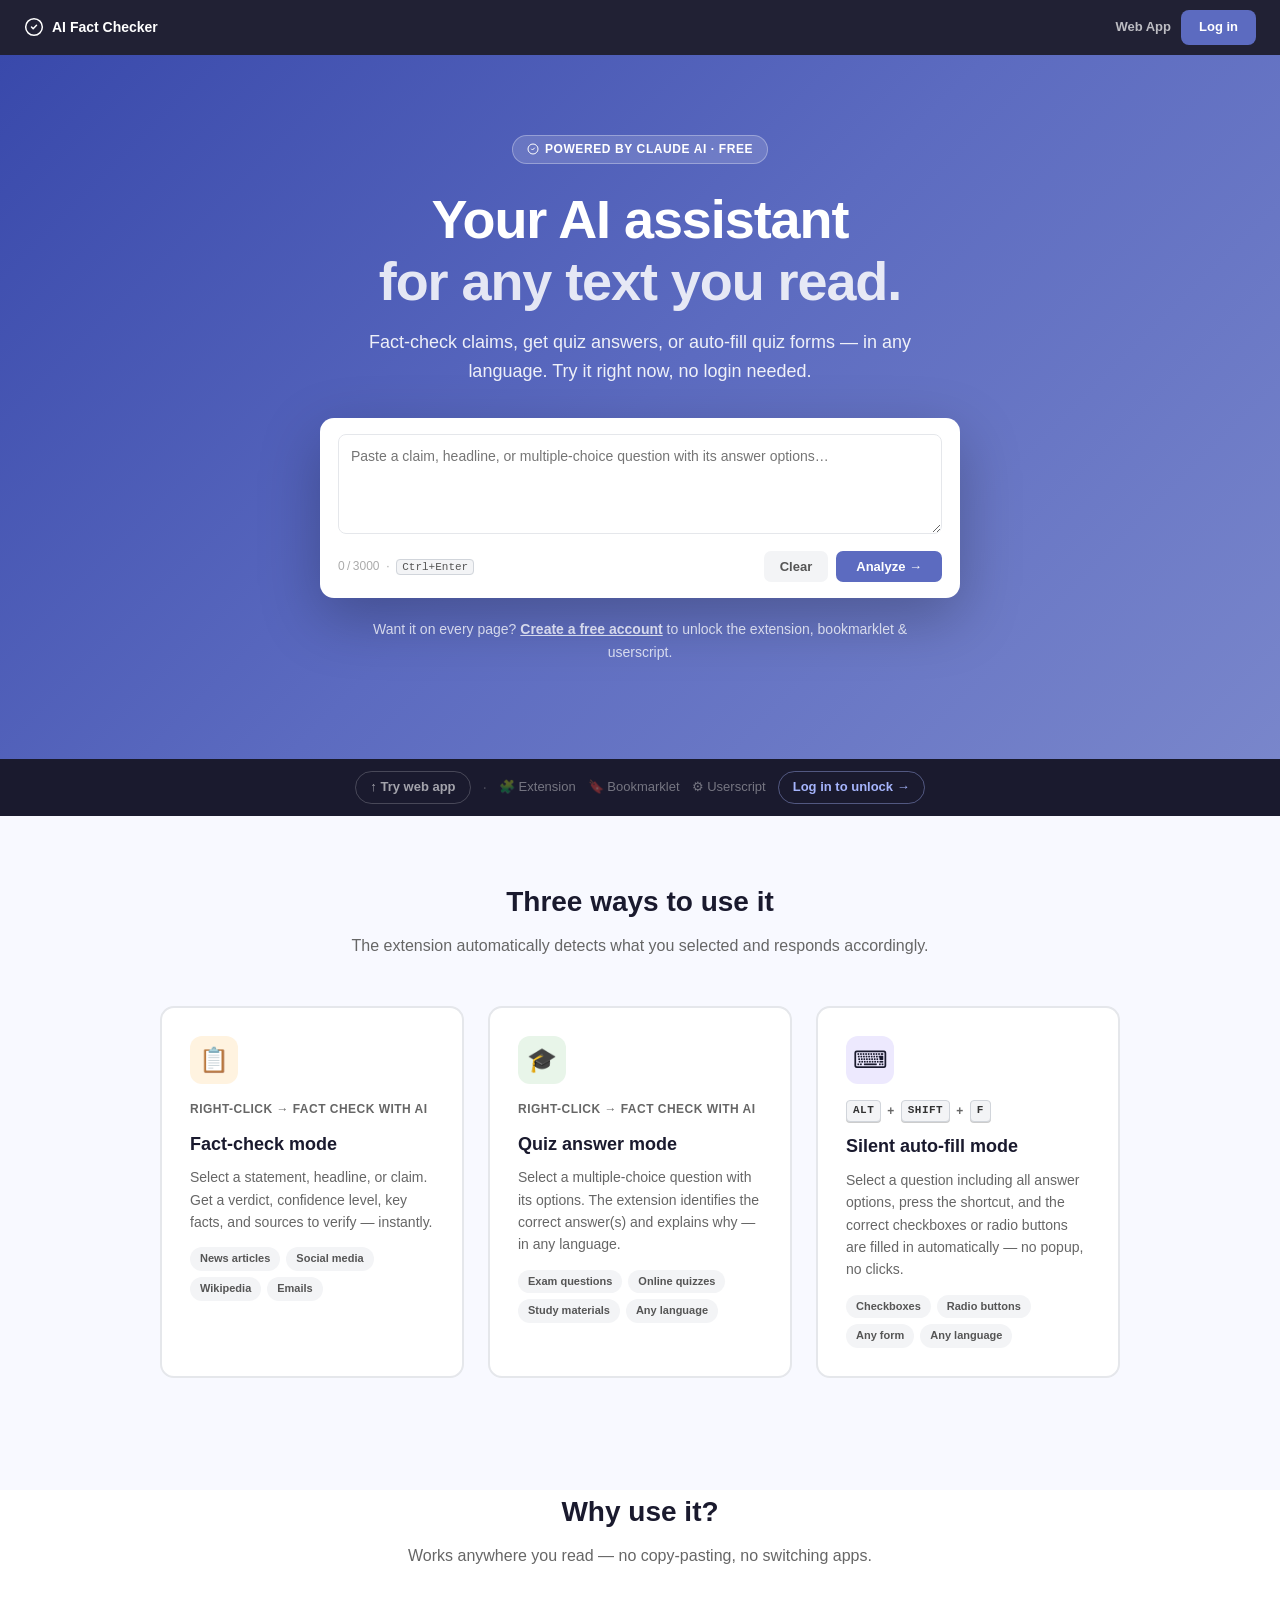
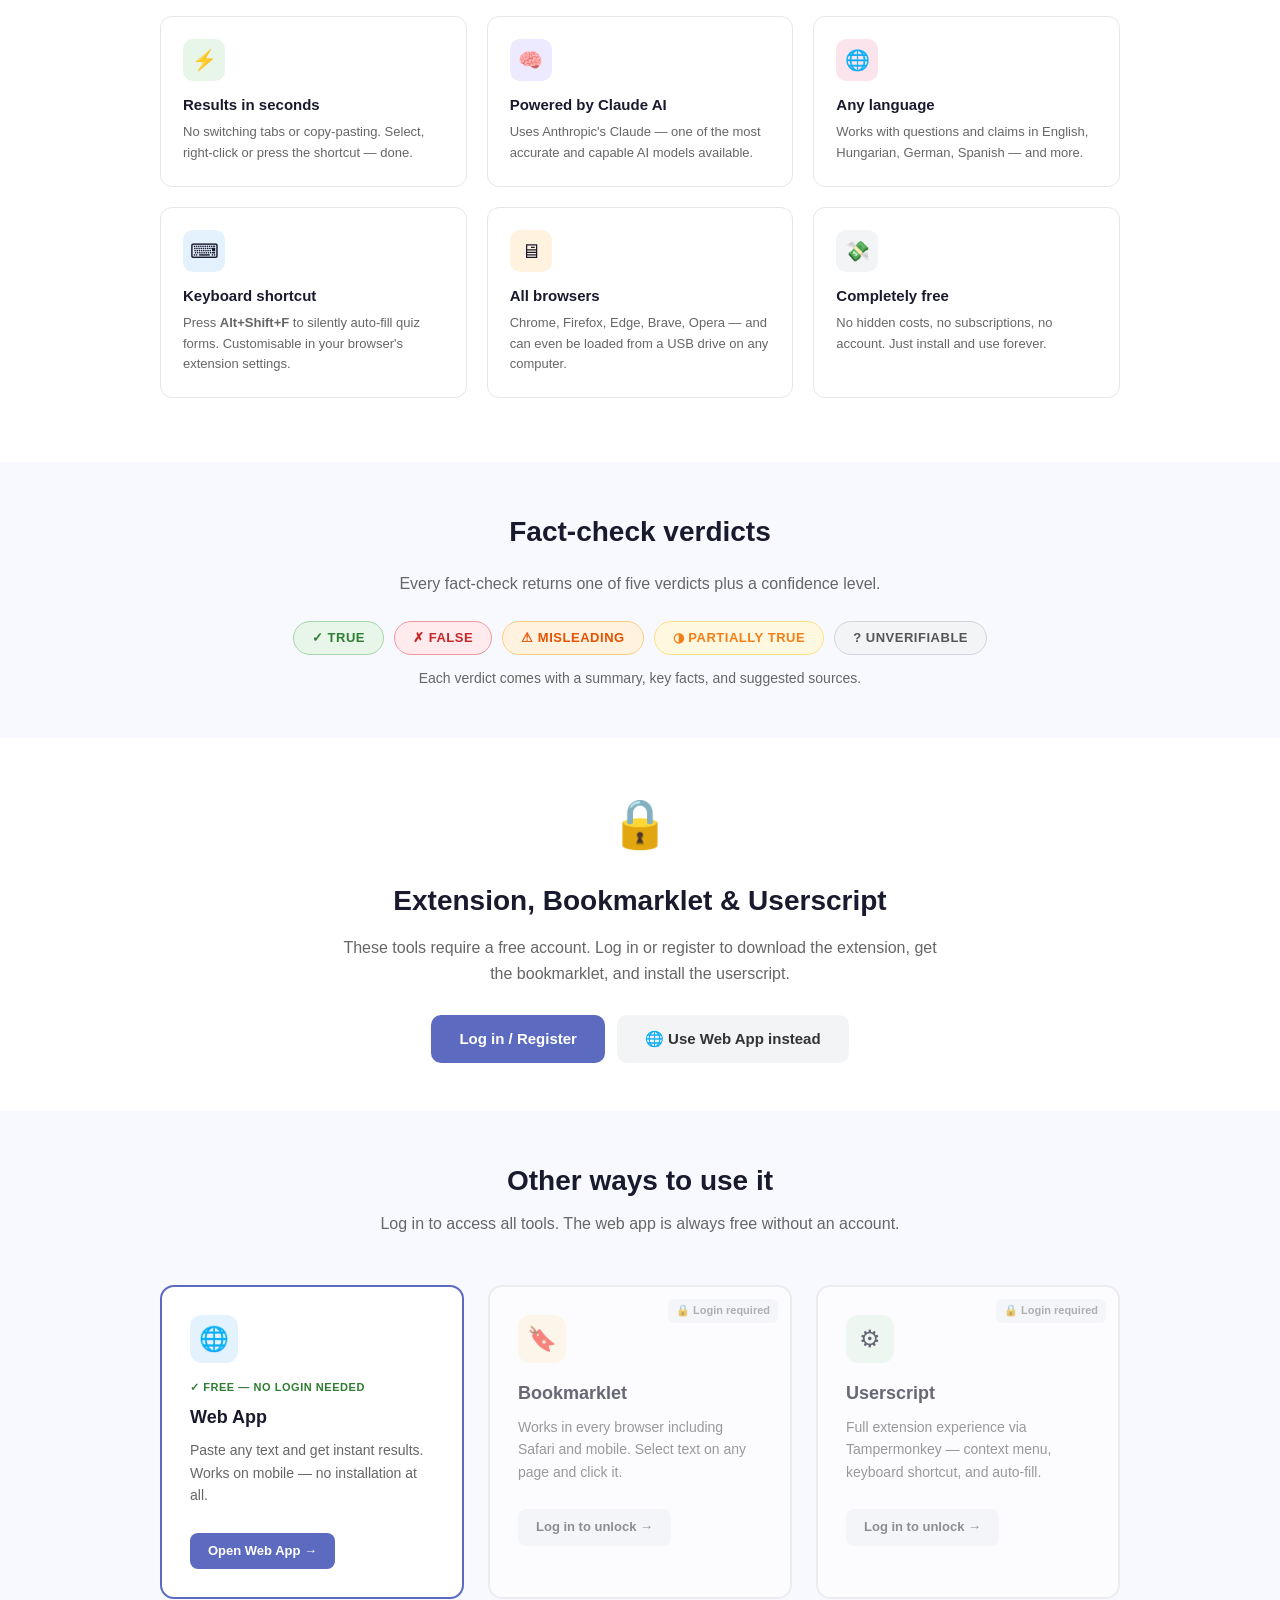
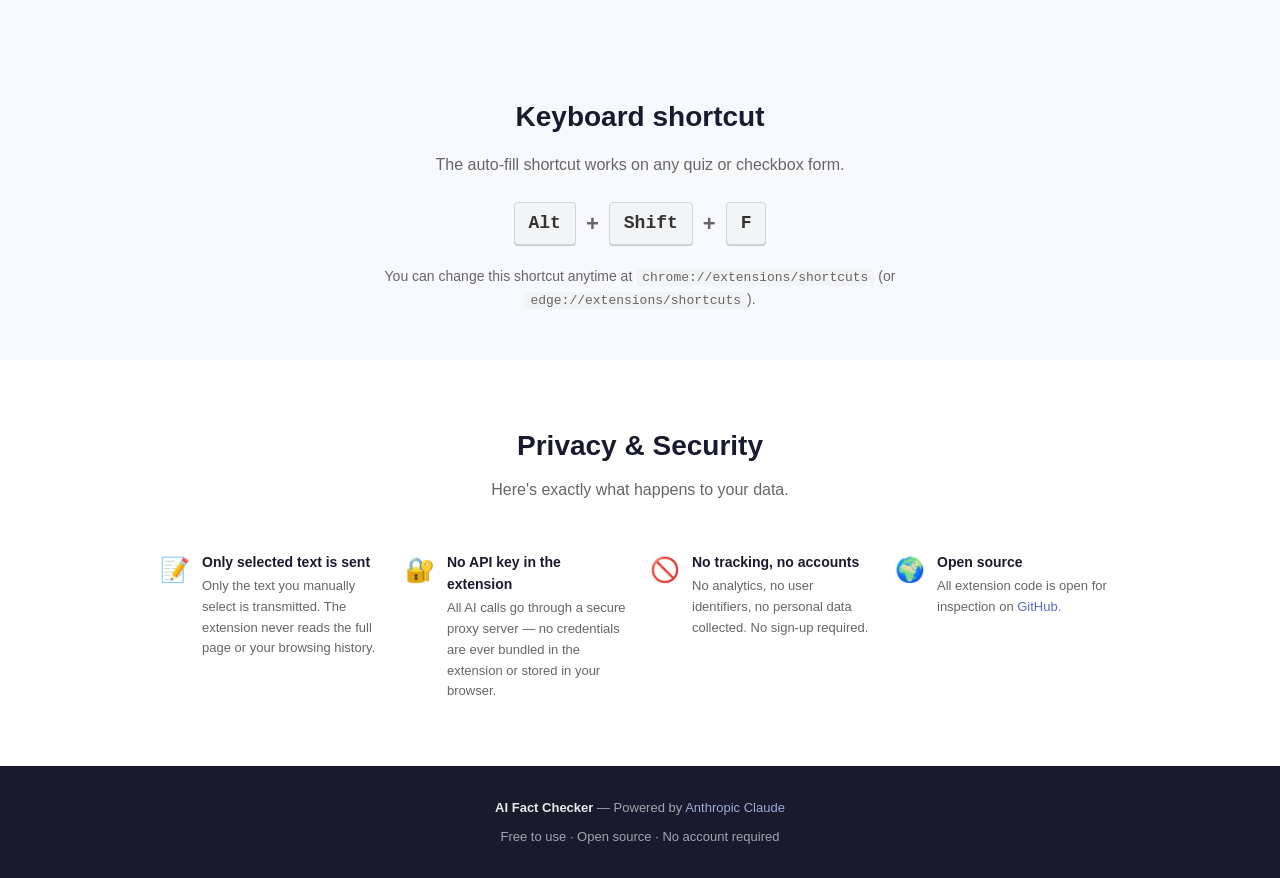
<file: index.html>
<!DOCTYPE html>
<html lang="en">
<head>
  <meta charset="UTF-8" />
  <meta name="viewport" content="width=device-width, initial-scale=1.0" />
  <title>AI Fact Checker — Free AI Tool for Any Browser</title>
  <meta name="description" content="Fact-check claims, get quiz answers, or auto-fill quiz forms — as a browser extension, web app, bookmarklet, or userscript. Free, no account needed." />
  <style>
    *, *::before, *::after { box-sizing: border-box; margin: 0; padding: 0; }

    :root {
      --blue: #5c6bc0;
      --blue-dark: #3949ab;
      --green: #2e7d32;
      --text: #1a1a2e;
      --muted: #666;
      --border: #e5e7eb;
    }

    body {
      font-family: -apple-system, BlinkMacSystemFont, "Segoe UI", Roboto, "Helvetica Neue", sans-serif;
      color: var(--text);
      background: #f8f9ff;
      line-height: 1.6;
    }

    a { color: var(--blue); text-decoration: none; }
    a:hover { text-decoration: underline; }

    /* ── Hero ── */
    .hero {
      background: linear-gradient(135deg, #3949ab 0%, #5c6bc0 50%, #7986cb 100%);
      color: white;
      padding: 80px 24px 72px;
      text-align: center;
    }

    .hero-badge {
      display: inline-flex;
      align-items: center;
      gap: 6px;
      background: rgba(255,255,255,0.15);
      border: 1px solid rgba(255,255,255,0.3);
      border-radius: 20px;
      padding: 4px 14px;
      font-size: 12px;
      font-weight: 600;
      letter-spacing: 0.05em;
      text-transform: uppercase;
      margin-bottom: 24px;
    }

    .hero h1 {
      font-size: clamp(30px, 5vw, 54px);
      font-weight: 800;
      letter-spacing: -0.02em;
      margin-bottom: 16px;
      line-height: 1.15;
    }

    .hero h1 span { opacity: 0.85; }

    .hero p {
      font-size: 18px;
      opacity: 0.9;
      max-width: 600px;
      margin: 0 auto 40px;
    }

    .hero-buttons {
      display: flex;
      flex-wrap: wrap;
      gap: 12px;
      justify-content: center;
    }

    .btn {
      display: inline-flex;
      align-items: center;
      gap: 8px;
      padding: 13px 24px;
      border-radius: 10px;
      font-size: 15px;
      font-weight: 600;
      cursor: pointer;
      border: none;
      transition: transform 0.15s, box-shadow 0.15s;
      text-decoration: none;
    }

    .btn:hover { transform: translateY(-1px); box-shadow: 0 6px 20px rgba(0,0,0,0.2); text-decoration: none; }
    .btn-white { background: white; color: var(--blue-dark); }
    .btn-ghost { background: rgba(255,255,255,0.15); color: white; border: 1.5px solid rgba(255,255,255,0.5); }

    /* ── Demo ── */
    .demo-wrap { max-width: 440px; margin: 52px auto 0; }

    .demo-toggle {
      display: flex;
      gap: 6px;
      margin-bottom: 12px;
      justify-content: center;
      flex-wrap: wrap;
    }

    .demo-toggle button {
      padding: 5px 14px;
      border-radius: 20px;
      border: 1.5px solid rgba(255,255,255,0.4);
      background: rgba(255,255,255,0.1);
      color: rgba(255,255,255,0.7);
      font-size: 12px;
      font-weight: 600;
      cursor: pointer;
      transition: all 0.15s;
    }

    .demo-toggle button.active {
      background: white;
      color: var(--blue-dark);
      border-color: white;
    }

    .demo-panel {
      background: white;
      border-radius: 14px;
      box-shadow: 0 20px 60px rgba(0,0,0,0.25);
      overflow: hidden;
      text-align: left;
    }

    .demo-header {
      display: flex;
      align-items: center;
      gap: 8px;
      padding: 12px 14px 10px;
      border-bottom: 1px solid #f0f0f0;
      background: #f8f9ff;
    }

    .demo-title { font-size: 13px; font-weight: 600; color: #2d3561; flex: 1; }

    .demo-claim {
      padding: 8px 14px;
      background: #f4f5fb;
      border-bottom: 1px solid #e8e8f0;
      font-size: 12px;
      color: #555;
      font-style: italic;
    }

    .demo-claim strong { color: #888; font-style: normal; font-size: 10px; text-transform: uppercase; margin-right: 4px; letter-spacing: 0.05em; }

    .demo-body { padding: 14px; }
    .demo-screen { display: none; }
    .demo-screen.active { display: block; }

    .badge { display: inline-block; padding: 3px 12px; border-radius: 20px; font-size: 12px; font-weight: 700; letter-spacing: 0.05em; text-transform: uppercase; }
    .badge-partial { background: #fff8e1; color: #f57f17; border: 1.5px solid #ffe082; }
    .badge-conf { background: #f3f4f6; color: #555; border: 1.5px solid #d1d5db; font-size: 11px; margin-left: 6px; }

    .demo-section { font-size: 10px; font-weight: 700; text-transform: uppercase; letter-spacing: 0.07em; color: #5c6bc0; margin: 10px 0 5px; padding-bottom: 3px; border-bottom: 1px solid #e8e8f8; }
    .demo-section.green { color: #2e7d32; border-color: #a5d6a7; }

    .demo-text { font-size: 12px; color: #444; margin-bottom: 2px; }
    .demo-list { font-size: 12px; color: #444; padding-left: 16px; }
    .demo-list li { margin-bottom: 3px; }

    .demo-answer-list { list-style: none; padding: 0; }
    .demo-answer-item { background: #e8f5e9; border: 1.5px solid #a5d6a7; border-radius: 6px; padding: 6px 10px; margin-bottom: 5px; color: #1b5e20; font-size: 12px; font-weight: 500; }

    /* Auto-fill demo form */
    .demo-form { display: flex; flex-direction: column; gap: 5px; margin: 8px 0; }
    .demo-check-row {
      display: flex;
      align-items: center;
      gap: 8px;
      padding: 6px 10px;
      border-radius: 6px;
      font-size: 12px;
      border: 1.5px solid #e5e7eb;
      background: #fafafa;
      color: #444;
    }
    .demo-check-row.filled {
      background: #e8f5e9;
      border-color: #a5d6a7;
      color: #1b5e20;
      font-weight: 600;
    }
    .demo-cb {
      width: 14px; height: 14px;
      border-radius: 3px;
      border: 1.5px solid #ccc;
      flex-shrink: 0;
      display: flex; align-items: center; justify-content: center;
      font-size: 10px;
      background: white;
    }
    .demo-check-row.filled .demo-cb {
      background: #2e7d32;
      border-color: #2e7d32;
      color: white;
    }
    .demo-shortcut-hint {
      display: inline-flex;
      align-items: center;
      gap: 6px;
      font-size: 11px;
      color: #2e7d32;
      font-weight: 600;
      margin-top: 8px;
    }
    .kbd {
      background: #f3f4f6;
      border: 1px solid #d1d5db;
      border-radius: 4px;
      padding: 1px 6px;
      font-size: 11px;
      font-family: monospace;
      color: #333;
      box-shadow: 0 1px 0 #ccc;
    }

    /* ── Sections ── */
    .section { padding: 64px 24px; }
    .section-inner { max-width: 960px; margin: 0 auto; }
    .section-title { font-size: 28px; font-weight: 700; text-align: center; margin-bottom: 8px; }
    .section-sub { text-align: center; color: var(--muted); margin-bottom: 48px; font-size: 16px; }

    /* ── Mode cards ── */
    .modes {
      display: grid;
      grid-template-columns: repeat(auto-fit, minmax(260px, 1fr));
      gap: 24px;
      margin-bottom: 48px;
    }

    .mode-card {
      background: white;
      border-radius: 14px;
      border: 2px solid var(--border);
      padding: 28px;
      transition: border-color 0.15s, box-shadow 0.15s;
    }

    .mode-card:hover { border-color: var(--blue); box-shadow: 0 4px 20px rgba(92,107,192,0.12); }

    .mode-icon { width: 48px; height: 48px; border-radius: 12px; display: flex; align-items: center; justify-content: center; font-size: 24px; margin-bottom: 16px; }

    .mode-how {
      display: flex;
      align-items: center;
      gap: 6px;
      margin-bottom: 10px;
      font-size: 12px;
      font-weight: 700;
      color: var(--muted);
      text-transform: uppercase;
      letter-spacing: 0.04em;
    }

    .mode-card h3 { font-size: 18px; font-weight: 700; margin-bottom: 8px; }
    .mode-card p { font-size: 14px; color: var(--muted); margin-bottom: 14px; }

    .mode-tags { display: flex; flex-wrap: wrap; gap: 6px; }
    .mode-tag { padding: 3px 10px; border-radius: 12px; font-size: 11px; font-weight: 600; background: #f3f4f6; color: #555; }

    /* ── Features ── */
    .features { display: grid; grid-template-columns: repeat(auto-fit, minmax(240px, 1fr)); gap: 20px; }

    .feature-card { background: white; border-radius: 12px; padding: 22px; border: 1px solid var(--border); }
    .feature-icon { width: 42px; height: 42px; border-radius: 10px; display: flex; align-items: center; justify-content: center; margin-bottom: 12px; font-size: 20px; }
    .feature-card h3 { font-size: 15px; font-weight: 600; margin-bottom: 5px; }
    .feature-card p { font-size: 13px; color: var(--muted); }

    /* ── Verdicts ── */
    .verdicts-grid { display: flex; flex-wrap: wrap; gap: 10px; justify-content: center; margin-bottom: 12px; }
    .verdict-pill { padding: 6px 18px; border-radius: 20px; font-size: 13px; font-weight: 700; letter-spacing: 0.04em; text-transform: uppercase; }

    /* ── Install ── */
    .install-tabs { display: flex; gap: 8px; margin-bottom: 24px; flex-wrap: wrap; }

    .tab-btn {
      padding: 8px 18px;
      border-radius: 8px;
      border: 1.5px solid var(--border);
      background: white;
      font-size: 14px;
      font-weight: 600;
      cursor: pointer;
      transition: all 0.15s;
      color: var(--muted);
    }

    .tab-btn.active { background: var(--blue); border-color: var(--blue); color: white; }
    .tab-content { display: none; }
    .tab-content.active { display: block; }

    .steps-card { background: white; border-radius: 12px; border: 1px solid var(--border); overflow: hidden; }

    .step { display: flex; gap: 16px; padding: 18px 20px; border-bottom: 1px solid #f5f5f5; align-items: flex-start; }
    .step:last-child { border-bottom: none; }
    .step-num { width: 28px; height: 28px; border-radius: 50%; background: var(--blue); color: white; font-size: 13px; font-weight: 700; display: flex; align-items: center; justify-content: center; flex-shrink: 0; }
    .step-body h4 { font-size: 14px; font-weight: 600; margin-bottom: 3px; }
    .step-body p { font-size: 13px; color: var(--muted); }
    .step-body code { background: #f3f4f6; border-radius: 4px; padding: 1px 6px; font-size: 12px; font-family: monospace; color: #333; }

    .info-box {
      margin-top: 16px;
      background: #f0f4ff;
      border: 1px solid #c7d2fe;
      border-radius: 10px;
      padding: 14px 18px;
      font-size: 13px;
      color: #3730a3;
      display: flex;
      gap: 10px;
      align-items: flex-start;
    }

    .download-btn-wrap { text-align: center; margin-top: 16px; }
    .btn-primary { background: var(--blue); color: white; padding: 12px 28px; border-radius: 10px; font-size: 15px; font-weight: 600; display: inline-block; }

    /* ── Privacy ── */
    .privacy-grid { display: grid; grid-template-columns: repeat(auto-fit, minmax(220px, 1fr)); gap: 20px; }
    .privacy-item { display: flex; gap: 12px; align-items: flex-start; }
    .privacy-icon { font-size: 24px; flex-shrink: 0; }
    .privacy-item h4 { font-size: 14px; font-weight: 600; margin-bottom: 3px; }
    .privacy-item p { font-size: 13px; color: var(--muted); }

    /* ── Footer ── */
    footer { background: #1a1a2e; color: rgba(255,255,255,0.6); text-align: center; padding: 32px 24px; font-size: 13px; }
    footer strong { color: rgba(255,255,255,0.9); }
  </style>
</head>
<body>

<!-- ════ NAV ════ -->
<nav style="position:sticky;top:0;z-index:999;background:rgba(26,26,46,.97);backdrop-filter:blur(8px);padding:10px 24px;display:flex;align-items:center;justify-content:space-between">
  <a href="index.html" style="color:white;font-weight:700;font-size:14px;text-decoration:none;display:flex;align-items:center;gap:8px">
    <svg width="20" height="20" viewBox="0 0 24 24" fill="none"><circle cx="12" cy="12" r="10" stroke="white" stroke-width="1.8"/><path d="M9 12l2 2 4-4" stroke="white" stroke-width="1.8" stroke-linecap="round" stroke-linejoin="round"/></svg>
    AI Fact Checker
  </a>
  <div style="display:flex;align-items:center;gap:10px">
    <a href="app.html" style="color:rgba(255,255,255,.7);font-size:13px;font-weight:600;text-decoration:none" onmouseover="this.style.color='white'" onmouseout="this.style.color='rgba(255,255,255,.7)'">Web App</a>
    <a href="dashboard.html" style="padding:7px 18px;background:#5c6bc0;color:white;border-radius:8px;font-size:13px;font-weight:600;text-decoration:none;transition:background .15s" onmouseover="this.style.background='#3949ab'" onmouseout="this.style.background='#5c6bc0'">Log in</a>
  </div>
</nav>

<!-- ════ HERO ════ -->
<section class="hero" style="padding-bottom:56px">
  <div class="hero-badge">
    <svg width="12" height="12" viewBox="0 0 24 24" fill="none"><circle cx="12" cy="12" r="10" stroke="currentColor" stroke-width="2"/><path d="M9 12l2 2 4-4" stroke="currentColor" stroke-width="2" stroke-linecap="round" stroke-linejoin="round"/></svg>
    Powered by Claude AI &middot; Free
  </div>
  <h1>Your AI assistant<br/><span>for any text you read.</span></h1>
  <p style="margin-bottom:32px">Fact-check claims, get quiz answers, or auto-fill quiz forms — in any language. Try it right now, no login needed.</p>

  <!-- Live app embedded in hero -->
  <div style="max-width:640px;margin:0 auto;background:white;border-radius:14px;box-shadow:0 20px 60px rgba(0,0,0,.25);overflow:hidden;text-align:left">
    <div style="padding:16px 18px 0">
      <textarea id="lp-input" placeholder="Paste a claim, headline, or multiple-choice question with its answer options…" style="width:100%;min-height:100px;padding:10px 12px;border:1.5px solid #e5e7eb;border-radius:8px;font-family:-apple-system,BlinkMacSystemFont,sans-serif;font-size:14px;outline:none;resize:vertical;line-height:1.6;color:#1a1a2e;transition:border-color .15s" onfocus="this.style.borderColor='#5c6bc0'" onblur="this.style.borderColor='#e5e7eb'" oninput="document.getElementById('lp-count').textContent=Math.min(this.value.length,3000)"></textarea>
    </div>
    <div style="display:flex;align-items:center;justify-content:space-between;padding:10px 18px 16px;flex-wrap:wrap;gap:8px">
      <span style="font-size:12px;color:#aaa"><span id="lp-count">0</span>&thinsp;/&thinsp;3000 &nbsp;&middot;&nbsp; <kbd style="background:#f3f4f6;border:1px solid #d1d5db;border-radius:4px;padding:1px 5px;font-size:11px;color:#555">Ctrl+Enter</kbd></span>
      <div style="display:flex;gap:8px">
        <button onclick="lpClear()" style="padding:8px 16px;background:#f3f4f6;color:#555;border:none;border-radius:7px;font-size:13px;font-weight:600;cursor:pointer">Clear</button>
        <button onclick="lpCheck()" id="lp-btn" style="padding:8px 20px;background:#5c6bc0;color:white;border:none;border-radius:7px;font-size:13px;font-weight:600;cursor:pointer;transition:background .15s">Analyze →</button>
      </div>
    </div>
    <div id="lp-result" style="display:none;border-top:1px solid #f0f0f0">
      <div id="lp-result-inner" style="padding:16px;font-family:-apple-system,BlinkMacSystemFont,sans-serif"></div>
    </div>
  </div>

  <p style="margin-top:20px;opacity:.75;font-size:14px">
    Want it on every page? <a href="dashboard.html" style="color:white;font-weight:600;text-decoration:underline">Create a free account</a> to unlock the extension, bookmarklet &amp; userscript.
  </p>
</section>

<script>
  (function(){
    const PROXY = 'https://fact-checker-proxy.kuruczpeter.workers.dev';
    const EXT   = 'fc-ext-v1-a9k2m7';
    if (!document.getElementById('_lp_sty')) {
      const s = document.createElement('style'); s.id = '_lp_sty';
      s.textContent = '@keyframes _lp_spin{to{transform:rotate(360deg)}}';
      document.head.appendChild(s);
    }
    window.lpClear = function() {
      document.getElementById('lp-input').value = '';
      document.getElementById('lp-count').textContent = '0';
      document.getElementById('lp-result').style.display = 'none';
    };
    window.lpCheck = async function() {
      const text = document.getElementById('lp-input').value.trim().slice(0, 3000);
      if (!text) { document.getElementById('lp-input').focus(); return; }
      const btn = document.getElementById('lp-btn');
      const res = document.getElementById('lp-result');
      const inner = document.getElementById('lp-result-inner');
      btn.disabled = true; btn.textContent = 'Analyzing…';
      res.style.display = '';
      inner.innerHTML = '<div style="display:flex;align-items:center;gap:10px;color:#666;font-size:13px"><div style="width:20px;height:20px;border:2px solid #e0e4f8;border-top-color:#5c6bc0;border-radius:50%;animation:_lp_spin .8s linear infinite;flex-shrink:0"></div>Analyzing with AI…</div>';
      try {
        const tok = localStorage.getItem('afc_token');
        const headers = { 'Content-Type': 'application/json', 'X-Extension-Token': EXT };
        if (tok) headers['X-Session-Token'] = tok;
        const r = await fetch(PROXY, { method:'POST', headers, body: JSON.stringify({ text, source:'webapp' }) });
        const d = await r.json();
        if (d.error) throw new Error(d.error);
        inner.innerHTML = lpRender(d.result || '');
      } catch(e) {
        inner.innerHTML = '<div style="color:#c62828;font-size:13px">⚠ ' + e.message + '</div>';
      } finally {
        btn.disabled = false; btn.textContent = 'Analyze →';
      }
    };
    document.addEventListener('keydown', e => {
      if ((e.ctrlKey || e.metaKey) && e.key === 'Enter') window.lpCheck();
    });
    function esc(s) { return String(s).replace(/&/g,'&amp;').replace(/</g,'&lt;').replace(/>/g,'&gt;').replace(/"/g,'&quot;'); }
    function lpRender(text) {
      const lines = text.split('\n'); let html = '', il = false;
      const isQ = lines.some(l => l.includes('TYPE: QUESTION'));
      for (const raw of lines) {
        const line = raw.trimEnd();
        if (/^TYPE:/.test(line)) continue;
        if (isQ) {
          if (/^CORRECT ANSWER/i.test(line)) { if (il){html+='</ul>';il=false;} html+='<div style="font-size:11px;font-weight:700;text-transform:uppercase;letter-spacing:.07em;color:#2e7d32;margin:10px 0 6px;padding-bottom:4px;border-bottom:1px solid #a5d6a7">✓ Correct Answer(s)</div>'; continue; }
          if (/^CONFIDENCE:/i.test(line)) { if (il){html+='</ul>';il=false;} const c=esc(line.replace(/^CONFIDENCE:/i,'').trim()),cc=c==='HIGH'?'#2e7d32':c==='MEDIUM'?'#e65100':'#c62828'; html+=`<div style="font-size:13px;color:#555;margin-bottom:10px"><strong>Confidence:</strong> <span style="color:${cc};font-weight:600">${c}</span></div>`; continue; }
          if (/^EXPLANATION:/i.test(line)) { if (il){html+='</ul>';il=false;} html+='<div style="font-size:11px;font-weight:700;text-transform:uppercase;color:#5c6bc0;margin:12px 0 6px">Explanation</div>'; continue; }
          if (/^[-•] /.test(line)) { if (!il){html+='<ul style="list-style:none;padding:0;margin:0 0 8px">';il=true;} html+=`<li style="background:#e8f5e9;border:1.5px solid #a5d6a7;border-radius:6px;padding:6px 10px;margin-bottom:5px;color:#1b5e20;font-size:13px;font-weight:500">${esc(line.slice(2))}</li>`; continue; }
        } else {
          if (/^VERDICT:/.test(line)) { if (il){html+='</ul>';il=false;} const v=esc(line.replace(/^VERDICT:/,'').trim()),m={TRUE:['#e8f5e9','#2e7d32','#a5d6a7'],FALSE:['#ffebee','#c62828','#ef9a9a'],MISLEADING:['#fff3e0','#e65100','#ffcc80'],'PARTIALLY TRUE':['#fff8e1','#f57f17','#ffe082']}[v]||['#f3f4f6','#555','#d1d5db']; html+=`<div style="margin-bottom:10px"><span style="display:inline-block;padding:4px 14px;border-radius:20px;font-weight:700;font-size:13px;text-transform:uppercase;background:${m[0]};color:${m[1]};border:1.5px solid ${m[2]}">${v}</span></div>`; continue; }
          if (/^CONFIDENCE:/.test(line)) { if (il){html+='</ul>';il=false;} const c=esc(line.replace(/^CONFIDENCE:/,'').trim()),cc=c==='HIGH'?'#2e7d32':c==='MEDIUM'?'#e65100':'#c62828'; html+=`<div style="font-size:13px;color:#555;margin-bottom:10px"><strong>Confidence:</strong> <span style="color:${cc};font-weight:600">${c}</span></div>`; continue; }
          const sm=line.match(/^(SUMMARY|KEY FACTS|SOURCES TO CHECK):?$/); if (sm) { if (il){html+='</ul>';il=false;} html+=`<div style="font-size:11px;font-weight:700;text-transform:uppercase;letter-spacing:.07em;color:#5c6bc0;margin:12px 0 6px;padding-bottom:4px;border-bottom:1px solid #e8e8f8">${esc(sm[1])}</div>`; continue; }
          if (/^[-•] /.test(line)) { if (!il){html+='<ul style="margin:0 0 8px;padding-left:18px;font-size:13px;color:#444">';il=true;} html+=`<li style="margin-bottom:4px">${esc(line.slice(2))}</li>`; continue; }
        }
        if (il){html+='</ul>';il=false;}
        if (line.trim()) html+=`<p style="margin:0 0 8px;font-size:13px;color:#444">${esc(line)}</p>`;
      }
      if (il) html+='</ul>';
      return html;
    }
  })();
</script>

<!-- ════ QUICK ACCESS STRIP ════ -->
<div style="background:#1a1a2e;padding:12px 24px;display:flex;flex-wrap:wrap;gap:12px;justify-content:center;align-items:center">
  <a href="#" onclick="window.scrollTo({top:0,behavior:'smooth'});return false" style="color:rgba(255,255,255,.6);font-size:13px;font-weight:600;text-decoration:none;padding:5px 14px;border-radius:20px;border:1.5px solid rgba(255,255,255,0.2)" onmouseover="this.style.borderColor='rgba(255,255,255,.5)'" onmouseout="this.style.borderColor='rgba(255,255,255,.2)'">↑ Try web app</a>
  <span style="color:rgba(255,255,255,0.2)">·</span>
  <span style="color:rgba(255,255,255,0.4);font-size:13px">🧩 Extension</span>
  <span style="color:rgba(255,255,255,0.4);font-size:13px">🔖 Bookmarklet</span>
  <span style="color:rgba(255,255,255,0.4);font-size:13px">⚙ Userscript</span>
  <a href="dashboard.html" style="color:#a5b4fc;font-size:13px;font-weight:600;text-decoration:none;padding:5px 14px;border-radius:20px;border:1.5px solid rgba(165,180,252,0.4)" onmouseover="this.style.borderColor='#a5b4fc'" onmouseout="this.style.borderColor='rgba(165,180,252,0.4)'">Log in to unlock →</a>
</div>

<!-- ════ MODES ════ -->
<section class="section" id="modes">
  <div class="section-inner">
    <h2 class="section-title">Three ways to use it</h2>
    <p class="section-sub">The extension automatically detects what you selected and responds accordingly.</p>

    <div class="modes">
      <div class="mode-card">
        <div class="mode-icon" style="background:#fff3e0">📋</div>
        <div class="mode-how">Right-click → Fact Check with AI</div>
        <h3>Fact-check mode</h3>
        <p>Select a statement, headline, or claim. Get a verdict, confidence level, key facts, and sources to verify — instantly.</p>
        <div class="mode-tags">
          <span class="mode-tag">News articles</span>
          <span class="mode-tag">Social media</span>
          <span class="mode-tag">Wikipedia</span>
          <span class="mode-tag">Emails</span>
        </div>
      </div>
      <div class="mode-card">
        <div class="mode-icon" style="background:#e8f5e9">🎓</div>
        <div class="mode-how">Right-click → Fact Check with AI</div>
        <h3>Quiz answer mode</h3>
        <p>Select a multiple-choice question with its options. The extension identifies the correct answer(s) and explains why — in any language.</p>
        <div class="mode-tags">
          <span class="mode-tag">Exam questions</span>
          <span class="mode-tag">Online quizzes</span>
          <span class="mode-tag">Study materials</span>
          <span class="mode-tag">Any language</span>
        </div>
      </div>
      <div class="mode-card">
        <div class="mode-icon" style="background:#ede9fe">⌨</div>
        <div class="mode-how"><span class="kbd" style="font-size:11px">Alt</span>+<span class="kbd" style="font-size:11px">Shift</span>+<span class="kbd" style="font-size:11px">F</span></div>
        <h3>Silent auto-fill mode</h3>
        <p>Select a question including all answer options, press the shortcut, and the correct checkboxes or radio buttons are filled in automatically — no popup, no clicks.</p>
        <div class="mode-tags">
          <span class="mode-tag">Checkboxes</span>
          <span class="mode-tag">Radio buttons</span>
          <span class="mode-tag">Any form</span>
          <span class="mode-tag">Any language</span>
        </div>
      </div>
    </div>
  </div>
</section>

<!-- ════ FEATURES ════ -->
<section class="section" id="how-it-works" style="background:white;padding-top:0">
  <div class="section-inner">
    <h2 class="section-title">Why use it?</h2>
    <p class="section-sub">Works anywhere you read — no copy-pasting, no switching apps.</p>
    <div class="features">
      <div class="feature-card">
        <div class="feature-icon" style="background:#e8f5e9">⚡</div>
        <h3>Results in seconds</h3>
        <p>No switching tabs or copy-pasting. Select, right-click or press the shortcut — done.</p>
      </div>
      <div class="feature-card">
        <div class="feature-icon" style="background:#ede9fe">🧠</div>
        <h3>Powered by Claude AI</h3>
        <p>Uses Anthropic's Claude — one of the most accurate and capable AI models available.</p>
      </div>
      <div class="feature-card">
        <div class="feature-icon" style="background:#fce4ec">🌐</div>
        <h3>Any language</h3>
        <p>Works with questions and claims in English, Hungarian, German, Spanish — and more.</p>
      </div>
      <div class="feature-card">
        <div class="feature-icon" style="background:#e3f2fd">⌨</div>
        <h3>Keyboard shortcut</h3>
        <p>Press <strong>Alt+Shift+F</strong> to silently auto-fill quiz forms. Customisable in your browser's extension settings.</p>
      </div>
      <div class="feature-card">
        <div class="feature-icon" style="background:#fff3e0">🖥</div>
        <h3>All browsers</h3>
        <p>Chrome, Firefox, Edge, Brave, Opera — and can even be loaded from a USB drive on any computer.</p>
      </div>
      <div class="feature-card">
        <div class="feature-icon" style="background:#f3f4f6">💸</div>
        <h3>Completely free</h3>
        <p>No hidden costs, no subscriptions, no account. Just install and use forever.</p>
      </div>
    </div>
  </div>
</section>

<!-- ════ VERDICTS ════ -->
<section class="section" style="padding-top:48px;padding-bottom:48px">
  <div class="section-inner">
    <h2 class="section-title" style="margin-bottom:16px">Fact-check verdicts</h2>
    <p class="section-sub" style="margin-bottom:24px">Every fact-check returns one of five verdicts plus a confidence level.</p>
    <div class="verdicts-grid">
      <span class="verdict-pill" style="background:#e8f5e9;color:#2e7d32;border:1.5px solid #a5d6a7">✓ True</span>
      <span class="verdict-pill" style="background:#ffebee;color:#c62828;border:1.5px solid #ef9a9a">✗ False</span>
      <span class="verdict-pill" style="background:#fff3e0;color:#e65100;border:1.5px solid #ffcc80">⚠ Misleading</span>
      <span class="verdict-pill" style="background:#fff8e1;color:#f57f17;border:1.5px solid #ffe082">◑ Partially True</span>
      <span class="verdict-pill" style="background:#f3f4f6;color:#555;border:1.5px solid #d1d5db">? Unverifiable</span>
    </div>
    <p style="text-align:center;color:var(--muted);font-size:14px;margin-top:8px">Each verdict comes with a summary, key facts, and suggested sources.</p>
  </div>
</section>

<!-- ════ LOGIN GATE ════ -->
<section class="section" id="install" style="background:white;padding-top:48px;padding-bottom:48px">
  <div class="section-inner" style="max-width:600px;text-align:center">
    <div style="font-size:48px;margin-bottom:16px">🔒</div>
    <h2 class="section-title" style="margin-bottom:12px">Extension, Bookmarklet &amp; Userscript</h2>
    <p style="color:var(--muted);font-size:16px;margin-bottom:28px">These tools require a free account. Log in or register to download the extension, get the bookmarklet, and install the userscript.</p>
    <div style="display:flex;gap:12px;justify-content:center;flex-wrap:wrap">
      <a href="dashboard.html" style="display:inline-flex;align-items:center;gap:8px;padding:12px 28px;background:var(--blue);color:white;border-radius:10px;font-size:15px;font-weight:600;text-decoration:none">
        Log in / Register
      </a>
      <a href="app.html" style="display:inline-flex;align-items:center;gap:8px;padding:12px 28px;background:#f3f4f6;color:#333;border-radius:10px;font-size:15px;font-weight:600;text-decoration:none">
        🌐 Use Web App instead
      </a>
    </div>
  </div>
</section>

<!-- ════ INSTALL (hidden — kept for logged-in deep links) ════ -->
<section class="section" id="install-detail" style="background:white;display:none">
  <div class="section-inner">
    <h2 class="section-title">Install the extension</h2>
    <p class="section-sub">Choose your browser for step-by-step instructions.</p>

    <div class="install-tabs">
      <button class="tab-btn active" onclick="switchTab('chrome', event)">🟡 Chrome / Brave / Opera</button>
      <button class="tab-btn" onclick="switchTab('firefox', event)">🦊 Firefox</button>
      <button class="tab-btn" onclick="switchTab('edge', event)">🔵 Microsoft Edge</button>
      <button class="tab-btn" onclick="switchTab('usb', event)">💾 USB Drive</button>
    </div>

    <!-- Chrome -->
    <div id="tab-chrome" class="tab-content active">
      <div class="steps-card">
        <div class="step"><div class="step-num">1</div><div class="step-body"><h4>Download the extension</h4><p>Click the button below to download <code>ai-fact-checker.zip</code>.</p></div></div>
        <div class="step"><div class="step-num">2</div><div class="step-body"><h4>Unzip the file</h4><p>Extract the zip to a permanent folder on your computer (e.g. your Desktop). Don't delete this folder.</p></div></div>
        <div class="step"><div class="step-num">3</div><div class="step-body"><h4>Open Extensions</h4><p>Go to <code>chrome://extensions</code> and enable <strong>Developer mode</strong> (top-right toggle).</p></div></div>
        <div class="step"><div class="step-num">4</div><div class="step-body"><h4>Load unpacked</h4><p>Click <strong>Load unpacked</strong> and select the unzipped folder. The icon appears in your toolbar.</p></div></div>
        <div class="step"><div class="step-num">5</div><div class="step-body"><h4>Done!</h4><p>Select any text → right-click → <strong>"Fact Check with AI"</strong>. Or select a quiz question and press <strong>Alt+Shift+F</strong>.</p></div></div>
      </div>
      <div class="download-btn-wrap"><a href="ai-fact-checker.zip" class="btn btn-primary" download>⬇ Download ai-fact-checker.zip</a></div>
    </div>

    <!-- Firefox -->
    <div id="tab-firefox" class="tab-content">
      <div class="steps-card">
        <div class="step"><div class="step-num">1</div><div class="step-body"><h4>Download the extension</h4><p>Click the button below to download <code>ai-fact-checker.zip</code>.</p></div></div>
        <div class="step"><div class="step-num">2</div><div class="step-body"><h4>Open Add-ons Manager</h4><p>Go to <code>about:addons</code> or Menu → Add-ons and themes.</p></div></div>
        <div class="step"><div class="step-num">3</div><div class="step-body"><h4>Install from file</h4><p>Click the gear icon ⚙ → <strong>Install Add-on From File…</strong> → select the downloaded zip.</p></div></div>
        <div class="step"><div class="step-num">4</div><div class="step-body"><h4>Confirm</h4><p>Firefox will ask to confirm — click <strong>Add</strong>. Firefox copies the extension, so you can delete the zip afterwards.</p></div></div>
        <div class="step"><div class="step-num">5</div><div class="step-body"><h4>Done!</h4><p>Select any text → right-click → <strong>"Fact Check with AI"</strong>. Or select a quiz question and press <strong>Alt+Shift+F</strong>.</p></div></div>
      </div>
      <div class="download-btn-wrap"><a href="ai-fact-checker.zip" class="btn btn-primary" download>⬇ Download ai-fact-checker.zip</a></div>
    </div>

    <!-- Edge -->
    <div id="tab-edge" class="tab-content">
      <div class="steps-card">
        <div class="step"><div class="step-num">1</div><div class="step-body"><h4>Download the extension</h4><p>Click the button below to download <code>ai-fact-checker.zip</code>.</p></div></div>
        <div class="step"><div class="step-num">2</div><div class="step-body"><h4>Unzip the file</h4><p>Extract the zip to a permanent folder on your computer. Don't delete this folder.</p></div></div>
        <div class="step"><div class="step-num">3</div><div class="step-body"><h4>Open Extensions</h4><p>Go to <code>edge://extensions</code> and enable <strong>Developer mode</strong>.</p></div></div>
        <div class="step"><div class="step-num">4</div><div class="step-body"><h4>Load unpacked</h4><p>Click <strong>Load unpacked</strong> and select the unzipped folder.</p></div></div>
        <div class="step"><div class="step-num">5</div><div class="step-body"><h4>Done!</h4><p>Select any text → right-click → <strong>"Fact Check with AI"</strong>. Or select a quiz question and press <strong>Alt+Shift+F</strong>.</p></div></div>
      </div>
      <div class="download-btn-wrap"><a href="ai-fact-checker.zip" class="btn btn-primary" download>⬇ Download ai-fact-checker.zip</a></div>
    </div>

    <!-- USB Drive -->
    <div id="tab-usb" class="tab-content">
      <div class="steps-card">
        <div class="step"><div class="step-num">1</div><div class="step-body"><h4>Download & unzip to your USB drive</h4><p>Download <code>ai-fact-checker.zip</code> and extract it to a folder on your USB drive (e.g. <code>E:\ai-fact-checker\</code>).</p></div></div>
        <div class="step"><div class="step-num">2</div><div class="step-body"><h4>Plug the USB into any computer</h4><p>The extension folder travels with the drive — no internet download needed on each machine.</p></div></div>
        <div class="step"><div class="step-num">3</div><div class="step-body"><h4>Open Extensions & enable Developer mode</h4><p>In Chrome/Edge go to <code>chrome://extensions</code> or <code>edge://extensions</code> and turn on <strong>Developer mode</strong>.</p></div></div>
        <div class="step"><div class="step-num">4</div><div class="step-body"><h4>Load unpacked from the USB</h4><p>Click <strong>Load unpacked</strong> and navigate to the folder on your USB drive.</p></div></div>
        <div class="step"><div class="step-num">5</div><div class="step-body"><h4>Keep the USB plugged in while browsing</h4><p>Chrome links to the folder on the drive — the extension works as long as the USB is connected. Firefox users can install via <code>about:addons</code> and then unplug the drive.</p></div></div>
      </div>
      <div class="info-box">
        💡 <span><strong>Tip:</strong> On Firefox, installing from file copies the extension internally — you only need the USB for the initial install, not while browsing.</span>
      </div>
      <div class="download-btn-wrap"><a href="ai-fact-checker.zip" class="btn btn-primary" download>⬇ Download ai-fact-checker.zip</a></div>
    </div>
  </div>
</section>

<!-- ════ OTHER WAYS ════ -->
<section id="other-ways" class="section" style="background:#f8f9ff;padding-top:48px;padding-bottom:48px">
  <div class="section-inner">
    <h2 class="section-title">Other ways to use it</h2>
    <p class="section-sub">Log in to access all tools. The web app is always free without an account.</p>

    <div style="display:grid;grid-template-columns:repeat(auto-fit,minmax(260px,1fr));gap:24px">

      <!-- Web App — always available -->
      <div class="mode-card" style="border-color:#5c6bc0">
        <div class="mode-icon" style="background:#e3f2fd">🌐</div>
        <div style="font-size:11px;font-weight:700;color:#2e7d32;text-transform:uppercase;letter-spacing:.05em;margin-bottom:6px">✓ Free — no login needed</div>
        <h3>Web App</h3>
        <p>Paste any text and get instant results. Works on mobile — no installation at all.</p>
        <a href="app.html" style="display:inline-flex;align-items:center;gap:6px;margin-top:12px;background:#5c6bc0;color:white;padding:8px 18px;border-radius:8px;font-size:13px;font-weight:600;text-decoration:none">Open Web App →</a>
      </div>

      <!-- Bookmarklet — locked -->
      <div class="mode-card" style="opacity:.65;position:relative">
        <div style="position:absolute;top:12px;right:12px;background:#f3f4f6;border-radius:6px;padding:3px 8px;font-size:11px;font-weight:700;color:#888">🔒 Login required</div>
        <div class="mode-icon" style="background:#fff3e0">🔖</div>
        <h3>Bookmarklet</h3>
        <p>Works in every browser including Safari and mobile. Select text on any page and click it.</p>
        <a href="dashboard.html" style="display:inline-flex;align-items:center;gap:6px;margin-top:12px;background:#f3f4f6;color:#555;padding:8px 18px;border-radius:8px;font-size:13px;font-weight:600;text-decoration:none">Log in to unlock →</a>
      </div>

      <!-- Userscript — locked -->
      <div class="mode-card" style="opacity:.65;position:relative">
        <div style="position:absolute;top:12px;right:12px;background:#f3f4f6;border-radius:6px;padding:3px 8px;font-size:11px;font-weight:700;color:#888">🔒 Login required</div>
        <div class="mode-icon" style="background:#e8f5e9">⚙</div>
        <h3>Userscript</h3>
        <p>Full extension experience via Tampermonkey — context menu, keyboard shortcut, and auto-fill.</p>
        <a href="dashboard.html" style="display:inline-flex;align-items:center;gap:6px;margin-top:12px;background:#f3f4f6;color:#555;padding:8px 18px;border-radius:8px;font-size:13px;font-weight:600;text-decoration:none">Log in to unlock →</a>
      </div>

    </div>
  </div>
</section>

<!-- ════ SHORTCUT ════ -->
<section class="section" style="padding-top:48px;padding-bottom:48px;background:#f8f9ff">
  <div class="section-inner" style="max-width:680px;text-align:center">
    <h2 class="section-title" style="margin-bottom:12px">Keyboard shortcut</h2>
    <p style="color:var(--muted);font-size:16px;margin-bottom:24px">The auto-fill shortcut works on any quiz or checkbox form.</p>
    <div style="display:flex;align-items:center;justify-content:center;gap:10px;font-size:22px;font-weight:700;margin-bottom:20px">
      <span class="kbd" style="font-size:18px;padding:6px 14px">Alt</span>
      <span style="color:var(--muted)">+</span>
      <span class="kbd" style="font-size:18px;padding:6px 14px">Shift</span>
      <span style="color:var(--muted)">+</span>
      <span class="kbd" style="font-size:18px;padding:6px 14px">F</span>
    </div>
    <p style="font-size:14px;color:var(--muted)">
      You can change this shortcut anytime at
      <code style="background:#f3f4f6;border-radius:4px;padding:1px 6px;font-size:13px">chrome://extensions/shortcuts</code>
      (or <code style="background:#f3f4f6;border-radius:4px;padding:1px 6px;font-size:13px">edge://extensions/shortcuts</code>).
    </p>
  </div>
</section>

<!-- ════ PRIVACY ════ -->
<section class="section" style="background:white">
  <div class="section-inner">
    <h2 class="section-title">Privacy & Security</h2>
    <p class="section-sub">Here's exactly what happens to your data.</p>
    <div class="privacy-grid">
      <div class="privacy-item">
        <span class="privacy-icon">📝</span>
        <div>
          <h4>Only selected text is sent</h4>
          <p>Only the text you manually select is transmitted. The extension never reads the full page or your browsing history.</p>
        </div>
      </div>
      <div class="privacy-item">
        <span class="privacy-icon">🔐</span>
        <div>
          <h4>No API key in the extension</h4>
          <p>All AI calls go through a secure proxy server — no credentials are ever bundled in the extension or stored in your browser.</p>
        </div>
      </div>
      <div class="privacy-item">
        <span class="privacy-icon">🚫</span>
        <div>
          <h4>No tracking, no accounts</h4>
          <p>No analytics, no user identifiers, no personal data collected. No sign-up required.</p>
        </div>
      </div>
      <div class="privacy-item">
        <span class="privacy-icon">🌍</span>
        <div>
          <h4>Open source</h4>
          <p>All extension code is open for inspection on <a href="https://github.com/kuruczp/ai-fact-checker">GitHub</a>.</p>
        </div>
      </div>
    </div>
  </div>
</section>

<!-- ════ FOOTER ════ -->
<footer>
  <p><strong>AI Fact Checker</strong> — Powered by <a href="https://anthropic.com" style="color:#9fa8da">Anthropic Claude</a></p>
  <p style="margin-top:8px">Free to use · Open source · No account required</p>
</footer>

<script>
  function switchTab(id, e) {
    document.querySelectorAll(".tab-btn").forEach(b => b.classList.remove("active"));
    document.querySelectorAll(".tab-content").forEach(c => c.classList.remove("active"));
    document.getElementById("tab-" + id).classList.add("active");
    e.currentTarget.classList.add("active");
  }

  function switchDemo(id, btn) {
    document.querySelectorAll(".demo-screen").forEach(s => s.classList.remove("active"));
    document.querySelectorAll(".demo-toggle button").forEach(b => b.classList.remove("active"));
    document.getElementById("demo-" + id).classList.add("active");
    btn.classList.add("active");
  }
</script>

</body>
</html>
</file>
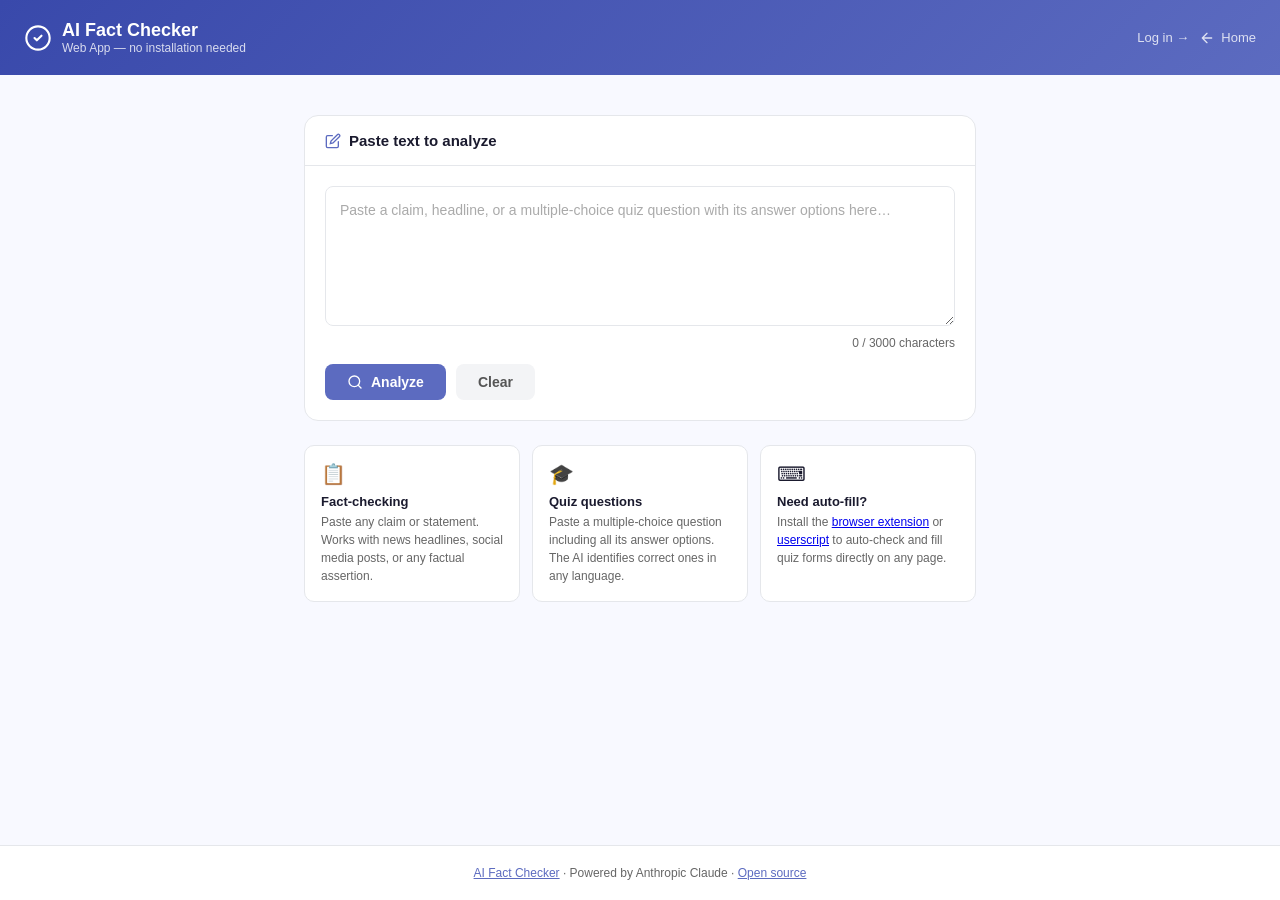
<file: app.html>
<!DOCTYPE html>
<html lang="en">
<head>
  <meta charset="UTF-8" />
  <meta name="viewport" content="width=device-width, initial-scale=1.0" />
  <title>AI Fact Checker — Web App</title>
  <meta name="description" content="Paste any text and instantly fact-check it or get quiz answers using Claude AI. No installation required." />
  <style>
    *, *::before, *::after { box-sizing: border-box; margin: 0; padding: 0; }

    :root {
      --blue: #5c6bc0;
      --blue-dark: #3949ab;
      --green: #2e7d32;
      --text: #1a1a2e;
      --muted: #666;
      --border: #e5e7eb;
    }

    body {
      font-family: -apple-system, BlinkMacSystemFont, "Segoe UI", Roboto, sans-serif;
      background: #f8f9ff;
      color: var(--text);
      min-height: 100vh;
      display: flex;
      flex-direction: column;
    }

    header {
      background: linear-gradient(135deg, #3949ab, #5c6bc0);
      color: white;
      padding: 20px 24px;
      display: flex;
      align-items: center;
      justify-content: space-between;
      flex-wrap: wrap;
      gap: 12px;
    }

    .logo { display: flex; align-items: center; gap: 10px; }
    .logo h1 { font-size: 18px; font-weight: 700; }
    .logo p  { font-size: 12px; opacity: 0.8; }

    .back-link {
      color: rgba(255,255,255,0.8);
      font-size: 13px;
      text-decoration: none;
      display: flex;
      align-items: center;
      gap: 6px;
    }
    .back-link:hover { color: white; }

    main {
      flex: 1;
      max-width: 720px;
      width: 100%;
      margin: 0 auto;
      padding: 40px 24px;
    }

    .card {
      background: white;
      border-radius: 14px;
      border: 1px solid var(--border);
      overflow: hidden;
      margin-bottom: 24px;
    }

    .card-header {
      padding: 16px 20px;
      border-bottom: 1px solid var(--border);
      font-weight: 600;
      font-size: 15px;
      color: var(--text);
      display: flex;
      align-items: center;
      gap: 8px;
    }

    .card-body { padding: 20px; }

    textarea {
      width: 100%;
      min-height: 140px;
      padding: 12px 14px;
      border: 1.5px solid var(--border);
      border-radius: 8px;
      font-family: inherit;
      font-size: 14px;
      color: var(--text);
      resize: vertical;
      outline: none;
      line-height: 1.6;
      transition: border-color 0.15s;
    }

    textarea:focus { border-color: var(--blue); }
    textarea::placeholder { color: #aaa; }

    .actions {
      display: flex;
      gap: 10px;
      margin-top: 14px;
      flex-wrap: wrap;
    }

    .btn {
      display: inline-flex;
      align-items: center;
      gap: 8px;
      padding: 10px 22px;
      border-radius: 8px;
      font-size: 14px;
      font-weight: 600;
      cursor: pointer;
      border: none;
      transition: all 0.15s;
    }

    .btn:disabled { opacity: 0.5; cursor: not-allowed; }

    .btn-primary { background: var(--blue); color: white; }
    .btn-primary:hover:not(:disabled) { background: var(--blue-dark); }

    .btn-ghost { background: #f3f4f6; color: #555; }
    .btn-ghost:hover:not(:disabled) { background: #e5e7eb; }

    .char-count {
      font-size: 12px;
      color: var(--muted);
      margin-top: 6px;
      text-align: right;
    }

    /* ── Result ── */
    #result-card { display: none; }
    #result-card.visible { display: block; }

    .result-inner { padding: 20px; }

    .verdict-badge {
      display: inline-block;
      padding: 5px 16px;
      border-radius: 20px;
      font-weight: 700;
      font-size: 14px;
      letter-spacing: 0.05em;
      text-transform: uppercase;
      margin-bottom: 12px;
    }

    .v-true     { background: #e8f5e9; color: #2e7d32; border: 1.5px solid #a5d6a7; }
    .v-false    { background: #ffebee; color: #c62828; border: 1.5px solid #ef9a9a; }
    .v-mislead  { background: #fff3e0; color: #e65100; border: 1.5px solid #ffcc80; }
    .v-partial  { background: #fff8e1; color: #f57f17; border: 1.5px solid #ffe082; }
    .v-unknown  { background: #f3f4f6; color: #555;    border: 1.5px solid #d1d5db; }

    .confidence {
      font-size: 13px;
      color: var(--muted);
      margin-bottom: 16px;
    }

    .conf-high   { color: #2e7d32; font-weight: 600; }
    .conf-medium { color: #e65100; font-weight: 600; }
    .conf-low    { color: #c62828; font-weight: 600; }

    .section-title {
      font-size: 11px;
      font-weight: 700;
      text-transform: uppercase;
      letter-spacing: 0.07em;
      color: var(--blue);
      margin: 16px 0 8px;
      padding-bottom: 4px;
      border-bottom: 1px solid #e8e8f8;
    }

    .section-title.green { color: #2e7d32; border-color: #a5d6a7; }

    .result-inner p {
      font-size: 14px;
      color: #444;
      line-height: 1.6;
      margin-bottom: 8px;
    }

    .result-list {
      padding-left: 20px;
      font-size: 14px;
      color: #444;
      line-height: 1.7;
    }

    .answer-list {
      list-style: none;
      padding: 0;
    }

    .answer-item {
      background: #e8f5e9;
      border: 1.5px solid #a5d6a7;
      border-radius: 8px;
      padding: 8px 14px;
      margin-bottom: 8px;
      color: #1b5e20;
      font-size: 14px;
      font-weight: 500;
    }

    /* Loading */
    .loading {
      display: flex;
      align-items: center;
      gap: 14px;
      padding: 24px 20px;
      color: var(--muted);
      font-size: 14px;
    }

    .spinner {
      width: 28px;
      height: 28px;
      border: 3px solid #e0e4f8;
      border-top-color: var(--blue);
      border-radius: 50%;
      animation: spin 0.8s linear infinite;
      flex-shrink: 0;
    }

    @keyframes spin { to { transform: rotate(360deg); } }

    /* Error */
    .error-msg {
      display: flex;
      align-items: flex-start;
      gap: 10px;
      color: #c62828;
      background: #fff5f5;
      border: 1px solid #ffcdd2;
      border-radius: 8px;
      padding: 14px;
      font-size: 14px;
      margin: 20px;
    }

    /* Tips */
    .tips {
      display: grid;
      grid-template-columns: repeat(auto-fit, minmax(200px, 1fr));
      gap: 12px;
      margin-top: 24px;
    }

    .tip {
      background: white;
      border: 1px solid var(--border);
      border-radius: 10px;
      padding: 16px;
    }

    .tip-icon { font-size: 20px; margin-bottom: 8px; }
    .tip h4 { font-size: 13px; font-weight: 600; margin-bottom: 4px; }
    .tip p  { font-size: 12px; color: var(--muted); line-height: 1.5; }

    footer {
      text-align: center;
      padding: 20px 24px;
      font-size: 12px;
      color: var(--muted);
      border-top: 1px solid var(--border);
      background: white;
    }

    footer a { color: var(--blue); }
  </style>
</head>
<body>

<header>
  <div class="logo">
    <svg width="28" height="28" viewBox="0 0 24 24" fill="none">
      <circle cx="12" cy="12" r="10" stroke="white" stroke-width="1.8"/>
      <path d="M9 12l2 2 4-4" stroke="white" stroke-width="1.8" stroke-linecap="round" stroke-linejoin="round"/>
    </svg>
    <div>
      <h1>AI Fact Checker</h1>
      <p>Web App — no installation needed</p>
    </div>
  </div>
  <div style="display:flex;align-items:center;gap:10px">
    <span id="app-user" style="font-size:12px;opacity:.8"></span>
    <a href="dashboard.html" id="app-dash-link" class="back-link" style="display:none">⚙ Dashboard</a>
    <a href="dashboard.html" id="app-login-link" class="back-link">Log in →</a>
    <a href="index.html" class="back-link">
      <svg width="16" height="16" viewBox="0 0 24 24" fill="none"><path d="M19 12H5M12 5l-7 7 7 7" stroke="currentColor" stroke-width="2" stroke-linecap="round" stroke-linejoin="round"/></svg>
      Home
    </a>
  </div>
</header>

<main>
  <!-- Input card -->
  <div class="card">
    <div class="card-header">
      <svg width="16" height="16" viewBox="0 0 24 24" fill="none"><path d="M11 4H4a2 2 0 00-2 2v14a2 2 0 002 2h14a2 2 0 002-2v-7" stroke="#5c6bc0" stroke-width="2" stroke-linecap="round"/><path d="M18.5 2.5a2.121 2.121 0 013 3L12 15l-4 1 1-4 9.5-9.5z" stroke="#5c6bc0" stroke-width="2" stroke-linecap="round"/></svg>
      Paste text to analyze
    </div>
    <div class="card-body">
      <textarea id="input" placeholder="Paste a claim, headline, or a multiple-choice quiz question with its answer options here…" oninput="updateCount()"></textarea>
      <div class="char-count"><span id="char-count">0</span> / 3000 characters</div>
      <div class="actions">
        <button class="btn btn-primary" id="check-btn" onclick="runCheck()">
          <svg width="16" height="16" viewBox="0 0 24 24" fill="none"><circle cx="11" cy="11" r="8" stroke="currentColor" stroke-width="2"/><path d="M21 21l-4.35-4.35" stroke="currentColor" stroke-width="2" stroke-linecap="round"/></svg>
          Analyze
        </button>
        <button class="btn btn-ghost" onclick="clearAll()">Clear</button>
      </div>
    </div>
  </div>

  <!-- Result card -->
  <div class="card" id="result-card">
    <div class="card-header" id="result-header">Result</div>
    <div id="result-body"></div>
  </div>

  <!-- Tips -->
  <div class="tips">
    <div class="tip">
      <div class="tip-icon">📋</div>
      <h4>Fact-checking</h4>
      <p>Paste any claim or statement. Works with news headlines, social media posts, or any factual assertion.</p>
    </div>
    <div class="tip">
      <div class="tip-icon">🎓</div>
      <h4>Quiz questions</h4>
      <p>Paste a multiple-choice question including all its answer options. The AI identifies correct ones in any language.</p>
    </div>
    <div class="tip">
      <div class="tip-icon">⌨</div>
      <h4>Need auto-fill?</h4>
      <p>Install the <a href="index.html#install">browser extension</a> or <a href="fact-checker.user.js">userscript</a> to auto-check and fill quiz forms directly on any page.</p>
    </div>
  </div>
</main>

<footer>
  <a href="index.html">AI Fact Checker</a> · Powered by Anthropic Claude · <a href="https://github.com/kuruczp/ai-fact-checker">Open source</a>
</footer>

<script>
  const PROXY = 'https://fact-checker-proxy.kuruczpeter.workers.dev';
  const TOKEN = 'fc-ext-v1-a9k2m7';

  // Auth: show login state if token in localStorage
  (function initAuth() {
    const t = localStorage.getItem('afc_token');
    if (!t) return;
    fetch(PROXY + '/auth/me', {
      headers: { 'Content-Type': 'application/json', 'X-Extension-Token': TOKEN, 'X-Session-Token': t }
    }).then(r => r.ok ? r.json() : null).then(d => {
      if (!d) { localStorage.removeItem('afc_token'); return; }
      document.getElementById('app-user').textContent = d.user.email;
      document.getElementById('app-login-link').style.display = 'none';
      document.getElementById('app-dash-link').style.display = '';
    }).catch(() => {});
  })();

  function updateCount() {
    const len = document.getElementById('input').value.length;
    document.getElementById('char-count').textContent = Math.min(len, 3000);
  }

  function clearAll() {
    document.getElementById('input').value = '';
    document.getElementById('char-count').textContent = '0';
    document.getElementById('result-card').classList.remove('visible');
  }

  async function runCheck() {
    const text = document.getElementById('input').value.trim().slice(0, 3000);
    if (!text) { document.getElementById('input').focus(); return; }

    const btn = document.getElementById('check-btn');
    btn.disabled = true;

    const rc = document.getElementById('result-card');
    const rb = document.getElementById('result-body');
    const rh = document.getElementById('result-header');

    rc.classList.add('visible');
    rh.textContent = 'Analyzing…';
    rb.innerHTML = '<div class="loading"><div class="spinner"></div><span>Analyzing with Claude AI…</span></div>';

    try {
      const sessionToken = localStorage.getItem('afc_token');
      const headers = { 'Content-Type': 'application/json', 'X-Extension-Token': TOKEN };
      if (sessionToken) headers['X-Session-Token'] = sessionToken;

      const res = await fetch(PROXY, {
        method: 'POST',
        headers,
        body: JSON.stringify({ text, source: 'webapp' })
      });

      const data = await res.json();
      if (data.error) throw new Error(data.error);

      const isQ = data.result.includes('TYPE: QUESTION');
      rh.textContent = isQ ? '✓ Quiz Answer' : 'Fact-check Result';
      rb.innerHTML = '<div class="result-inner">' + render(data.result || '') + '</div>';

    } catch (err) {
      rh.textContent = 'Error';
      rb.innerHTML = '<div class="error-msg">⚠ ' + esc(err.message) + '</div>';
    } finally {
      btn.disabled = false;
      rc.scrollIntoView({ behavior: 'smooth', block: 'start' });
    }
  }

  // Allow Ctrl/Cmd+Enter to submit
  document.getElementById('input').addEventListener('keydown', function(e) {
    if ((e.ctrlKey || e.metaKey) && e.key === 'Enter') runCheck();
  });

  function render(text) {
    const lines = text.split('\n');
    let html = '', inList = false;
    const isQ = lines.some(l => l.includes('TYPE: QUESTION'));

    for (const rawLine of lines) {
      const line = rawLine.trimEnd();
      if (/^TYPE:/.test(line)) continue;

      if (isQ) {
        if (/^CORRECT ANSWER/i.test(line)) { if (inList) { html += '</ul>'; inList = false; } html += '<div class="section-title green">✓ Correct Answer(s)</div>'; continue; }
        if (/^CONFIDENCE:/i.test(line)) { if (inList) { html += '</ul>'; inList = false; } html += confHtml(line.replace(/^CONFIDENCE:/i, '').trim()); continue; }
        if (/^EXPLANATION:/i.test(line)) { if (inList) { html += '</ul>'; inList = false; } html += '<div class="section-title">Explanation</div>'; continue; }
        if (/^[-•] /.test(line)) { if (!inList) { html += '<ul class="answer-list">'; inList = true; } html += `<li class="answer-item">${esc(line.slice(2))}</li>`; continue; }
      } else {
        if (/^VERDICT:/.test(line)) {
          if (inList) { html += '</ul>'; inList = false; }
          const val = line.replace(/^VERDICT:/, '').trim();
          const cls = { TRUE: 'v-true', FALSE: 'v-false', MISLEADING: 'v-mislead', 'PARTIALLY TRUE': 'v-partial' }[val] || 'v-unknown';
          html += `<div><span class="verdict-badge ${cls}">${esc(val)}</span></div>`;
          continue;
        }
        if (/^CONFIDENCE:/.test(line)) { if (inList) { html += '</ul>'; inList = false; } html += confHtml(line.replace(/^CONFIDENCE:/, '').trim()); continue; }
        const sm = line.match(/^(SUMMARY|KEY FACTS|SOURCES TO CHECK):?$/);
        if (sm) { if (inList) { html += '</ul>'; inList = false; } html += `<div class="section-title">${esc(sm[1])}</div>`; continue; }
        if (/^[-•] /.test(line)) { if (!inList) { html += '<ul class="result-list">'; inList = true; } html += `<li>${esc(line.slice(2))}</li>`; continue; }
      }

      if (inList) { html += '</ul>'; inList = false; }
      if (line.trim()) html += `<p>${esc(line)}</p>`;
    }

    if (inList) html += '</ul>';
    return html;
  }

  function confHtml(c) {
    const cls = c === 'HIGH' ? 'conf-high' : c === 'MEDIUM' ? 'conf-medium' : 'conf-low';
    return `<div class="confidence"><strong>Confidence:</strong> <span class="${cls}">${esc(c)}</span></div>`;
  }

  function esc(s) {
    return String(s).replace(/&/g,'&amp;').replace(/</g,'&lt;').replace(/>/g,'&gt;').replace(/"/g,'&quot;');
  }
</script>
</body>
</html>
</file>
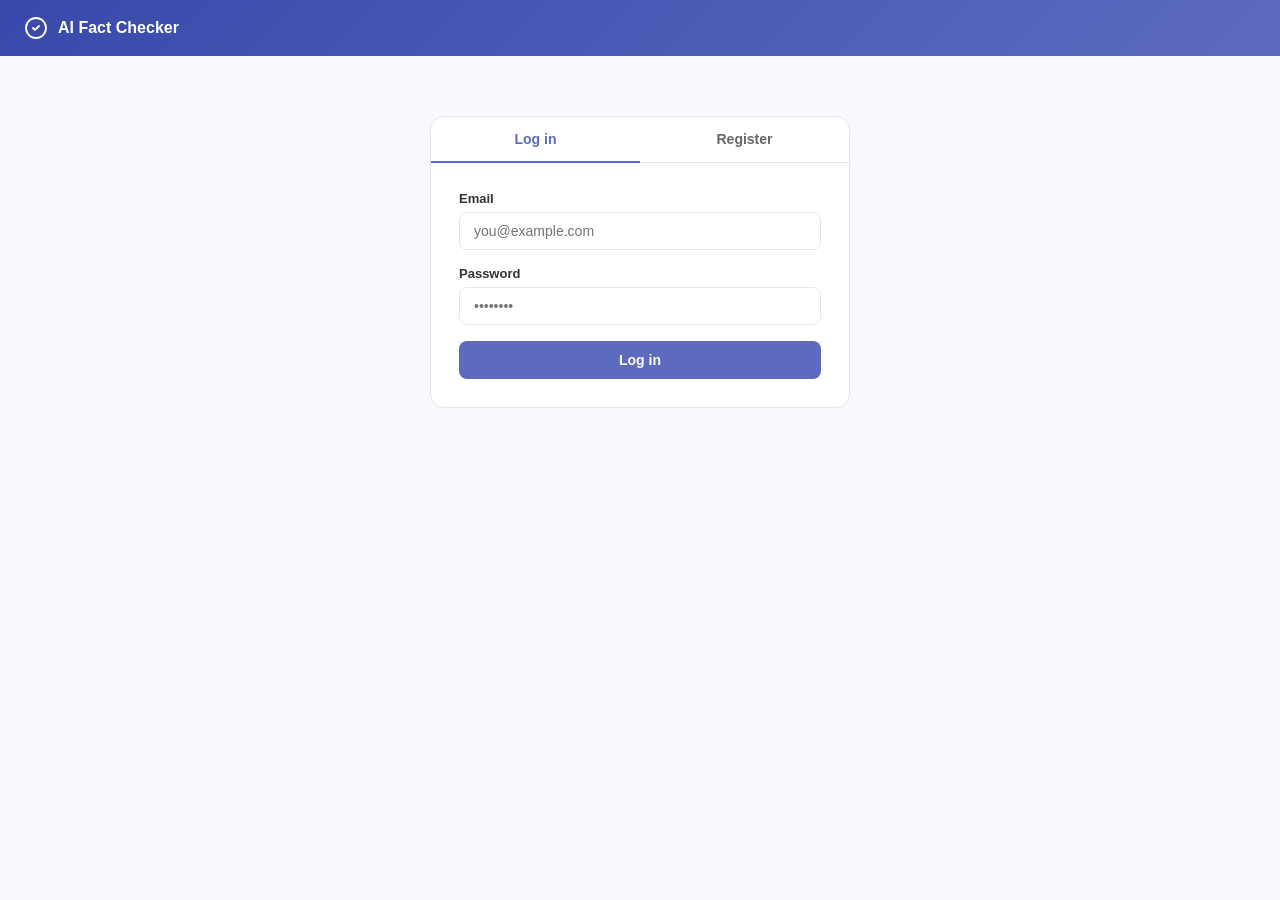
<file: dashboard.html>
<!DOCTYPE html>
<html lang="en">
<head>
  <meta charset="UTF-8" />
  <meta name="viewport" content="width=device-width, initial-scale=1.0" />
  <title>AI Fact Checker — Dashboard</title>
  <style>
    *, *::before, *::after { box-sizing: border-box; margin: 0; padding: 0; }
    :root {
      --blue: #5c6bc0; --blue-dark: #3949ab; --green: #2e7d32;
      --text: #1a1a2e; --muted: #666; --border: #e5e7eb; --bg: #f8f9ff;
    }
    body { font-family: -apple-system, BlinkMacSystemFont, "Segoe UI", Roboto, sans-serif; background: var(--bg); color: var(--text); min-height: 100vh; }
    /* Hide everything until JS decides what to show — prevents flash */
    #auth-section, #dashboard { display: none; }
    #loading-screen { display: flex; align-items: center; justify-content: center; min-height: 60vh; gap: 12px; color: var(--muted); font-size: 15px; }
    .loading-spin { width: 28px; height: 28px; border: 3px solid #e0e4f8; border-top-color: var(--blue); border-radius: 50%; animation: spin .8s linear infinite; }
    @keyframes spin { to { transform: rotate(360deg); } }
    a { color: var(--blue); }

    /* ── Header ── */
    header { background: linear-gradient(135deg, #3949ab, #5c6bc0); color: white; padding: 16px 24px; display: flex; align-items: center; justify-content: space-between; flex-wrap: wrap; gap: 10px; }
    .logo { display: flex; align-items: center; gap: 10px; font-weight: 700; font-size: 16px; text-decoration: none; color: white; }
    .user-info { display: flex; align-items: center; gap: 12px; font-size: 13px; }
    .user-email { opacity: .85; }
    .btn-sm { padding: 6px 14px; border-radius: 6px; border: 1.5px solid rgba(255,255,255,.4); background: transparent; color: white; font-size: 13px; font-weight: 600; cursor: pointer; transition: all .15s; text-decoration: none; display: inline-block; }
    .btn-sm:hover { background: rgba(255,255,255,.15); border-color: white; }

    /* ── Layout ── */
    main { max-width: 700px; margin: 0 auto; padding: 40px 24px; }

    /* ── Auth card ── */
    .auth-card { background: white; border-radius: 14px; border: 1px solid var(--border); overflow: hidden; max-width: 420px; margin: 60px auto; }
    .auth-tabs { display: flex; border-bottom: 1px solid var(--border); }
    .auth-tab { flex: 1; padding: 14px; text-align: center; font-size: 14px; font-weight: 600; cursor: pointer; color: var(--muted); border: none; background: none; border-bottom: 2px solid transparent; margin-bottom: -1px; transition: all .15s; }
    .auth-tab.active { color: var(--blue); border-bottom-color: var(--blue); }
    .auth-body { padding: 28px; }
    .auth-form { display: none; }
    .auth-form.active { display: block; }
    label { display: block; font-size: 13px; font-weight: 600; margin-bottom: 6px; color: #333; }
    input[type="email"], input[type="password"], input[type="text"] { width: 100%; padding: 10px 14px; border: 1.5px solid var(--border); border-radius: 8px; font-size: 14px; outline: none; transition: border-color .15s; margin-bottom: 16px; }
    input:focus { border-color: var(--blue); }
    .btn-primary { width: 100%; padding: 11px; background: var(--blue); color: white; border: none; border-radius: 8px; font-size: 14px; font-weight: 600; cursor: pointer; transition: background .15s; }
    .btn-primary:hover { background: var(--blue-dark); }
    .btn-primary:disabled { opacity: .5; cursor: not-allowed; }
    .auth-error { color: #c62828; font-size: 13px; margin-top: 10px; display: none; }
    .auth-error.show { display: block; }

    /* ── Dashboard content ── */
    #dashboard { display: none; }
    .section-card { background: white; border-radius: 12px; border: 1px solid var(--border); margin-bottom: 20px; overflow: hidden; }
    .section-header { padding: 16px 20px; border-bottom: 1px solid var(--border); font-weight: 600; font-size: 15px; display: flex; align-items: center; gap: 8px; }
    .section-body { padding: 20px; }

    /* ── Provider keys ── */
    .provider-row { display: flex; align-items: center; gap: 12px; padding: 12px 0; border-bottom: 1px solid #f5f5f5; }
    .provider-row:last-child { border-bottom: none; }
    .provider-name { font-weight: 600; font-size: 14px; width: 100px; flex-shrink: 0; }
    .provider-status { font-size: 12px; padding: 2px 10px; border-radius: 10px; font-weight: 600; flex-shrink: 0; }
    .status-set { background: #e8f5e9; color: #2e7d32; }
    .status-unset { background: #f3f4f6; color: #888; }
    .key-input { flex: 1; padding: 8px 12px; border: 1.5px solid var(--border); border-radius: 6px; font-size: 13px; font-family: monospace; outline: none; transition: border-color .15s; }
    .key-input:focus { border-color: var(--blue); }
    .btn-set { padding: 7px 14px; background: var(--blue); color: white; border: none; border-radius: 6px; font-size: 12px; font-weight: 600; cursor: pointer; flex-shrink: 0; transition: background .15s; }
    .btn-set:hover { background: var(--blue-dark); }
    .btn-del { padding: 7px 10px; background: #fff5f5; color: #c62828; border: 1px solid #ffcdd2; border-radius: 6px; font-size: 12px; font-weight: 600; cursor: pointer; flex-shrink: 0; transition: all .15s; }
    .btn-del:hover { background: #ffebee; }

    /* ── Downloads ── */
    .download-grid { display: grid; grid-template-columns: repeat(auto-fit, minmax(180px, 1fr)); gap: 12px; }
    .download-item { display: flex; flex-direction: column; align-items: center; gap: 8px; padding: 16px; border: 1.5px solid var(--border); border-radius: 10px; text-align: center; text-decoration: none; color: var(--text); transition: all .15s; }
    .download-item:hover { border-color: var(--blue); box-shadow: 0 2px 12px rgba(92,107,192,.1); text-decoration: none; }
    .download-icon { font-size: 28px; }
    .download-title { font-weight: 600; font-size: 14px; }
    .download-sub { font-size: 12px; color: var(--muted); }

    /* ── Info box ── */
    .info-box { background: #f0f4ff; border: 1px solid #c7d2fe; border-radius: 8px; padding: 12px 16px; font-size: 13px; color: #3730a3; }

    /* ── Bookmarklet tokens ── */
    .bm-form { display: flex; flex-wrap: wrap; gap: 10px; align-items: flex-end; margin-bottom: 20px; }
    .bm-form label { font-size: 12px; font-weight: 600; color: #555; display: block; margin-bottom: 4px; }
    .bm-form input[type="text"] { padding: 8px 12px; border: 1.5px solid var(--border); border-radius: 6px; font-size: 13px; outline: none; transition: border-color .15s; width: 180px; }
    .bm-form input[type="text"]:focus { border-color: var(--blue); }
    .days-wrap { display: flex; flex-direction: column; gap: 4px; }
    .days-row { display: flex; align-items: center; gap: 8px; }
    input[type="range"] { width: 140px; accent-color: var(--blue); }
    .days-num { width: 52px; padding: 6px 8px; border: 1.5px solid var(--border); border-radius: 6px; font-size: 13px; text-align: center; outline: none; }
    .days-num:focus { border-color: var(--blue); }
    .btn-gen { padding: 9px 18px; background: var(--blue); color: white; border: none; border-radius: 6px; font-size: 13px; font-weight: 600; cursor: pointer; transition: background .15s; white-space: nowrap; }
    .btn-gen:hover { background: var(--blue-dark); }
    .bm-result { background: #f0f9ff; border: 1.5px solid #bae6fd; border-radius: 10px; padding: 16px; margin-bottom: 16px; }
    .bm-result p { font-size: 13px; color: #0c4a6e; margin-bottom: 10px; }
    .bm-drag { display: inline-block; background: #5c6bc0; color: white; padding: 8px 18px; border-radius: 20px; font-size: 13px; font-weight: 600; text-decoration: none; cursor: grab; margin-bottom: 8px; }
    .bm-warn { font-size: 12px; color: #92400e; background: #fffbeb; border: 1px solid #fde68a; border-radius: 6px; padding: 8px 12px; margin-top: 8px; }
    .bm-table { width: 100%; border-collapse: collapse; font-size: 13px; }
    .bm-table th { text-align: left; padding: 8px 10px; font-size: 11px; font-weight: 700; text-transform: uppercase; letter-spacing: .05em; color: #888; border-bottom: 1px solid var(--border); }
    .bm-table td { padding: 10px 10px; border-bottom: 1px solid #f5f5f5; vertical-align: middle; }
    .bm-table tr:last-child td { border-bottom: none; }
    .tag-active  { background: #e8f5e9; color: #2e7d32; padding: 2px 8px; border-radius: 10px; font-size: 11px; font-weight: 600; }
    .tag-expired { background: #ffebee; color: #c62828; padding: 2px 8px; border-radius: 10px; font-size: 11px; font-weight: 600; }

    /* ── Toast ── */
    #toast { position: fixed; bottom: 24px; left: 50%; transform: translateX(-50%) translateY(16px); padding: 10px 20px; border-radius: 20px; font-size: 14px; font-weight: 600; z-index: 9999; opacity: 0; transition: all .2s; white-space: nowrap; pointer-events: none; }
    #toast.show { opacity: 1; transform: translateX(-50%) translateY(0); }
    #toast.success { background: #2e7d32; color: white; }
    #toast.error   { background: #c62828; color: white; }
  </style>
</head>
<body>

<header>
  <a href="index.html" class="logo">
    <svg width="24" height="24" viewBox="0 0 24 24" fill="none"><circle cx="12" cy="12" r="10" stroke="white" stroke-width="1.8"/><path d="M9 12l2 2 4-4" stroke="white" stroke-width="1.8" stroke-linecap="round" stroke-linejoin="round"/></svg>
    AI Fact Checker
  </a>
  <div class="user-info" id="header-user" style="display:none">
    <span class="user-email" id="header-email"></span>
    <button class="btn-sm" onclick="doLogout()">Log out</button>
  </div>
</header>

<!-- Loading screen shown until JS runs -->
<div id="loading-screen"><div class="loading-spin"></div> Loading…</div>

<!-- ── Auth UI ── -->
<div id="auth-section">
  <div class="auth-card">
    <div class="auth-tabs">
      <button class="auth-tab active" onclick="switchTab('login')">Log in</button>
      <button class="auth-tab" onclick="switchTab('register')">Register</button>
    </div>
    <div class="auth-body">
      <!-- Login -->
      <form class="auth-form active" id="login-form" onsubmit="doLogin(event)">
        <label>Email</label>
        <input type="email" id="login-email" placeholder="you@example.com" required autocomplete="email" />
        <label>Password</label>
        <input type="password" id="login-password" placeholder="••••••••" required autocomplete="current-password" />
        <button class="btn-primary" type="submit" id="login-btn">Log in</button>
        <div class="auth-error" id="login-error"></div>
      </form>
      <!-- Register -->
      <form class="auth-form" id="register-form" onsubmit="doRegister(event)">
        <label>Email</label>
        <input type="email" id="reg-email" placeholder="you@example.com" required autocomplete="email" />
        <label>Password <span style="font-weight:400;color:#888">(min 8 characters)</span></label>
        <input type="password" id="reg-password" placeholder="••••••••" required autocomplete="new-password" />
        <label>Confirm password</label>
        <input type="password" id="reg-confirm" placeholder="••••••••" required autocomplete="new-password" />
        <button class="btn-primary" type="submit" id="reg-btn">Create account</button>
        <div class="auth-error" id="reg-error"></div>
      </form>
    </div>
  </div>
</div>

<!-- ── Dashboard UI ── -->
<div id="dashboard">
  <div id="verify-banner" style="display:none;background:#fffbeb;border-bottom:2px solid #fde68a;padding:12px 24px;font-size:13px;color:#92400e;display:flex;align-items:center;gap:12px;flex-wrap:wrap">
    <span>⚠ Your email address is not verified. Check your inbox for a confirmation link.</span>
    <button id="resend-btn" onclick="resendVerification()" style="background:none;border:1.5px solid #d97706;color:#92400e;border-radius:6px;padding:5px 12px;font-size:12px;font-weight:600;cursor:pointer">Resend email</button>
  </div>
  <main>

    <!-- API Keys -->
    <div class="section-card">
      <div class="section-header">
        🔑 API Keys
      </div>
      <div class="section-body">
        <p style="font-size:13px;color:var(--muted);margin-bottom:16px">
          Add your own API key for any provider. Keys are encrypted with AES-256-GCM before storage — the server can use them but they are never stored in plaintext.
          If you don't add a key, the default free OpenRouter key is used.
        </p>
        <div id="keys-list">
          <div style="color:var(--muted);font-size:13px">Loading…</div>
        </div>
      </div>
    </div>

    <!-- Bookmarklet Tokens -->
    <div class="section-card">
      <div class="section-header">🔖 Bookmarklet Tokens</div>
      <div class="section-body">
        <p style="font-size:13px;color:var(--muted);margin-bottom:16px">
          Generate a personal bookmarklet with a scoped token baked in. It can only call the fact-check endpoint — it cannot access your account or keys. Treat it like a password.
        </p>

        <!-- Generate form -->
        <div class="bm-form">
          <div>
            <label>Label (optional)</label>
            <input type="text" id="bm-label" placeholder="e.g. Home laptop" maxlength="64" />
          </div>
          <div class="days-wrap">
            <label>Lifetime: <strong id="bm-days-label">7 days</strong></label>
            <div class="days-row">
              <input type="range" id="bm-slider" min="1" max="365" value="7" oninput="syncDays('slider')" />
              <input type="number" class="days-num" id="bm-days" min="1" max="365" value="7" oninput="syncDays('input')" />
              <span style="font-size:12px;color:#888">days</span>
            </div>
          </div>
          <button class="btn-gen" onclick="generateBmToken()">Generate bookmarklet</button>
        </div>

        <!-- Result (shown once after generation) -->
        <div class="bm-result" id="bm-result" style="display:none">
          <p><strong>Drag this to your bookmarks bar — it won't be shown again.</strong></p>
          <a id="bm-drag-link" href="#" class="bm-drag">✓ AI Fact Checker</a>
          <div class="bm-warn">⚠ Keep this private. If shared or compromised, revoke it below and generate a new one.</div>
        </div>

        <!-- Token list -->
        <div id="bm-list"><div style="font-size:13px;color:var(--muted)">Loading…</div></div>
      </div>
    </div>

    <!-- Default key notice -->
    <div class="info-box" style="margin-bottom:20px">
      💡 <strong>No key set?</strong> The web app uses a shared free OpenRouter key. The extension, bookmarklet, and userscript require you to be logged in but can still use the free key — or your own for better performance.
    </div>

    <!-- Downloads -->
    <div class="section-card">
      <div class="section-header">
        ⬇ Downloads
      </div>
      <div class="section-body">
        <p style="font-size:13px;color:var(--muted);margin-bottom:16px">You're logged in — all tools are available.</p>
        <div class="download-grid">
          <a href="ai-fact-checker.zip" class="download-item" download>
            <span class="download-icon">🧩</span>
            <span class="download-title">Browser Extension</span>
            <span class="download-sub">Chrome, Firefox, Edge</span>
          </a>
          <a href="fact-checker.user.js" class="download-item">
            <span class="download-icon">⚙</span>
            <span class="download-title">Userscript</span>
            <span class="download-sub">Tampermonkey</span>
          </a>
          <a href="app.html" class="download-item">
            <span class="download-icon">🌐</span>
            <span class="download-title">Web App</span>
            <span class="download-sub">No install needed</span>
          </a>
          <div class="download-item" style="cursor:default" id="bookmarklet-card">
            <span class="download-icon">🔖</span>
            <span class="download-title">Bookmarklet</span>
            <span class="download-sub">Drag to bookmarks bar</span>
            <a id="bookmarklet-dl" href="#" style="margin-top:4px;font-size:12px;font-weight:600;color:var(--blue)">Get link →</a>
          </div>
        </div>
      </div>
    </div>

  </main>
</div>

<div id="toast"></div>

<script>
  const API = 'https://fact-checker-proxy.kuruczpeter.workers.dev';
  const EXT = 'fc-ext-v1-a9k2m7';
  const PROVIDERS = [
    { id: 'anthropic',  label: 'Anthropic',  hint: 'sk-ant-…' },
    { id: 'openai',     label: 'OpenAI',     hint: 'sk-…' },
    { id: 'openrouter', label: 'OpenRouter',  hint: 'sk-or-…' },
  ];

  let token = localStorage.getItem('afc_token');

  // ── Init ──────────────────────────────────────────────────────────────────

  async function init() {
    // Handle email verification link (?verify=TOKEN)
    const params      = new URLSearchParams(window.location.search);
    const verifyToken = params.get('verify');
    if (verifyToken) {
      const res = await apiFetch('POST', '/auth/verify', { token: verifyToken });
      // Clean URL regardless of outcome
      history.replaceState({}, '', window.location.pathname);
      if (res.ok) {
        showToast('Email verified! You can now log in.', 'success');
        // Refresh user data if already logged in
        if (token) { const r2 = await apiFetch('GET', '/auth/me'); if (r2.ok) { const { user } = await r2.json(); showDashboard(user); return; } }
      } else {
        const d = await res.json();
        showToast(d.error || 'Verification failed.', 'error');
      }
    }

    if (!token) { showAuth(); return; }
    const res = await apiFetch('GET', '/auth/me');
    if (!res.ok) { localStorage.removeItem('afc_token'); token = null; showAuth(); return; }
    const { user } = await res.json();
    showDashboard(user);
  }

  async function resendVerification() {
    const btn = document.getElementById('resend-btn');
    if (btn) { btn.disabled = true; btn.textContent = 'Sending…'; }
    const res = await apiFetch('POST', '/auth/resend-verification');
    const d   = await res.json();
    if (res.ok) showToast('Verification email sent!', 'success');
    else        showToast(d.error || 'Failed to send email.', 'error');
    if (btn) { btn.disabled = false; btn.textContent = 'Resend email'; }
  }

  function hideLoader() {
    document.getElementById('loading-screen').style.display = 'none';
  }

  function showAuth() {
    hideLoader();
    document.getElementById('auth-section').style.display = 'block';
    document.getElementById('dashboard').style.display = 'none';
    document.getElementById('header-user').style.display = 'none';
  }

  function showDashboard(user) {
    hideLoader();
    document.getElementById('auth-section').style.display = 'none';
    document.getElementById('dashboard').style.display = 'block';
    document.getElementById('header-user').style.display = '';
    document.getElementById('header-email').textContent = user.email;
    // Show verification banner if email not verified
    const banner = document.getElementById('verify-banner');
    if (banner) banner.style.display = user.verified ? 'none' : 'flex';
    loadKeys();
    loadBmTokens();
    // Set bookmarklet link
    // Scroll to bookmarklet section when "Get link" is clicked
    const bm = document.getElementById('bookmarklet-dl');
    if (bm) { bm.href = '#'; bm.onclick = (e) => { e.preventDefault(); document.querySelector('.section-card').scrollIntoView({ behavior: 'smooth' }); }; }
  }

  // ── Auth tab switch ───────────────────────────────────────────────────────

  function switchTab(tab) {
    document.querySelectorAll('.auth-tab').forEach((t, i) => t.classList.toggle('active', (i === 0 && tab === 'login') || (i === 1 && tab === 'register')));
    document.getElementById('login-form').classList.toggle('active', tab === 'login');
    document.getElementById('register-form').classList.toggle('active', tab === 'register');
  }

  // ── Login ─────────────────────────────────────────────────────────────────

  async function doLogin(e) {
    e.preventDefault();
    const btn = document.getElementById('login-btn');
    const err = document.getElementById('login-error');
    btn.disabled = true; btn.textContent = 'Logging in…'; err.classList.remove('show');

    const res = await apiFetch('POST', '/auth/login', {
      email:    document.getElementById('login-email').value,
      password: document.getElementById('login-password').value,
    });
    const data = await res.json();

    if (!res.ok) {
      err.textContent = data.error; err.classList.add('show');
      btn.disabled = false; btn.textContent = 'Log in'; return;
    }

    token = data.token;
    localStorage.setItem('afc_token', token);
    showDashboard(data.user);
  }

  // ── Register ──────────────────────────────────────────────────────────────

  async function doRegister(e) {
    e.preventDefault();
    const btn      = document.getElementById('reg-btn');
    const err      = document.getElementById('reg-error');
    const password = document.getElementById('reg-password').value;
    const confirm  = document.getElementById('reg-confirm').value;

    err.classList.remove('show');

    if (password !== confirm) {
      err.textContent = 'Passwords do not match.';
      err.classList.add('show');
      return;
    }

    btn.disabled = true; btn.textContent = 'Creating account…';

    const res = await apiFetch('POST', '/auth/register', {
      email:    document.getElementById('reg-email').value,
      password,
    });
    const data = await res.json();

    if (!res.ok) {
      err.textContent = data.error; err.classList.add('show');
      btn.disabled = false; btn.textContent = 'Create account'; return;
    }

    token = data.token;
    localStorage.setItem('afc_token', token);
    showDashboard(data.user);
  }

  // ── Logout ────────────────────────────────────────────────────────────────

  async function doLogout() {
    await apiFetch('POST', '/auth/logout');
    localStorage.removeItem('afc_token');
    token = null;
    showAuth();
  }

  // ── Keys ──────────────────────────────────────────────────────────────────

  // ── Bookmarklet tokens ────────────────────────────────────────────────────

  function syncDays(source) {
    const slider = document.getElementById('bm-slider');
    const input  = document.getElementById('bm-days');
    const label  = document.getElementById('bm-days-label');
    if (source === 'slider') input.value = slider.value;
    else slider.value = Math.max(1, Math.min(365, input.value || 7));
    const d = parseInt(slider.value);
    label.textContent = d === 1 ? '1 day' : `${d} days`;
  }

  async function generateBmToken() {
    const days  = parseInt(document.getElementById('bm-days').value) || 7;
    const label = document.getElementById('bm-label').value.trim() || 'My Bookmarklet';
    const res   = await apiFetch('POST', '/bm-tokens', { days, label });
    const data  = await res.json();
    if (!res.ok) { showToast(data.error, 'error'); return; }

    // Build personalized bookmarklet href
    const href = buildBookmarkletHref(data.token);
    const drag = document.getElementById('bm-drag-link');
    drag.href = href;
    drag.textContent = '✓ AI Fact Checker';
    document.getElementById('bm-result').style.display = '';

    document.getElementById('bm-label').value = '';
    loadBmTokens();
  }

  async function loadBmTokens() {
    try {
      const res  = await apiFetch('GET', '/bm-tokens');
      const data = await res.json();
      if (!res.ok) throw new Error(data.error || 'Failed to load tokens');
      renderBmTokens(data.tokens || []);
    } catch (e) {
      document.getElementById('bm-list').innerHTML = `<p style="color:#c62828;font-size:13px">⚠ ${esc(e.message)}</p>`;
    }
  }

  function renderBmTokens(tokens) {
    const el = document.getElementById('bm-list');
    if (!tokens.length) { el.innerHTML = '<p style="font-size:13px;color:var(--muted)">No bookmarklet tokens yet.</p>'; return; }
    el.innerHTML = `
      <table class="bm-table">
        <thead><tr><th>Label</th><th>Created</th><th>Expires</th><th>Status</th><th></th></tr></thead>
        <tbody>${tokens.map(t => `
          <tr>
            <td><strong>${esc(t.label)}</strong><br/><span style="font-size:11px;color:#aaa;font-family:monospace">${esc(t.prefix)}</span></td>
            <td>${fmtDate(t.created_at)}</td>
            <td>${fmtDate(t.expires_at)}</td>
            <td><span class="${t.expired ? 'tag-expired' : 'tag-active'}">${t.expired ? 'Expired' : 'Active'}</span></td>
            <td><button class="btn-del" onclick="revokeBmToken('${esc(t.prefix)}')">Revoke</button></td>
          </tr>`).join('')}
        </tbody>
      </table>`;
  }

  async function revokeBmToken(prefix) {
    if (!confirm('Revoke this bookmarklet token? The bookmarklet will stop working immediately.')) return;
    const res = await apiFetch('DELETE', '/bm-tokens', { prefix });
    if (!res.ok) { const d = await res.json(); showToast(d.error, 'error'); return; }
    showToast('Token revoked', 'success');
    loadBmTokens();
  }

  function buildBookmarkletHref(sessionToken) {
    // Inline bookmarklet with the token baked in
    const PROXY = 'https://fact-checker-proxy.kuruczpeter.workers.dev';
    const EXT   = 'fc-ext-v1-a9k2m7';
    const code  = `(function(){var S='${sessionToken}',P='${PROXY}',T='${EXT}',ID='_afc_panel';var txt=(window.getSelection()||{}).toString().trim();if(!txt){alert('Select text first');return;}var old=document.getElementById(ID);if(old)old.remove();if(!document.getElementById('_afc_sty')){var s=document.createElement('style');s.id='_afc_sty';s.textContent='@keyframes _afc_sp{to{transform:rotate(360deg)}}';document.head.appendChild(s);}var p=document.createElement('div');p.id=ID;p.style.cssText='all:initial;position:fixed;bottom:24px;right:24px;width:380px;max-width:calc(100vw - 48px);max-height:70vh;background:#fff;border-radius:12px;box-shadow:0 8px 32px rgba(0,0,0,.18);font-family:-apple-system,sans-serif;font-size:14px;color:#1a1a2e;z-index:2147483647;display:flex;flex-direction:column;overflow:hidden;opacity:0;transform:translateY(12px);transition:opacity .2s,transform .2s';p.innerHTML='<div style="display:flex;align-items:center;gap:8px;padding:12px 14px 10px;background:#f8f9ff;border-bottom:1px solid #f0f0f0;flex-shrink:0"><span style="font-weight:600;font-size:14px;color:#2d3561;flex:1">AI Fact Checker</span><button id="_afc_x" style="background:none;border:none;cursor:pointer;font-size:20px;line-height:1;color:#888;padding:0 2px">\xd7</button></div><div style="padding:8px 14px;background:#f4f5fb;border-bottom:1px solid #e8e8f0;font-size:12px;color:#555;font-style:italic;flex-shrink:0">'+'"'+txt.slice(0,100)+(txt.length>100?'…':'')+'"'+'</div><div id="_afc_b" style="padding:14px;overflow-y:auto;flex:1"><div style="display:flex;flex-direction:column;align-items:center;gap:12px;padding:20px 0;color:#666;font-size:13px"><div style="width:28px;height:28px;border:3px solid #e0e4f8;border-top-color:#5c6bc0;border-radius:50%;animation:_afc_sp .8s linear infinite"></div><span>Analyzing…</span></div></div>';document.body.appendChild(p);p.querySelector('#_afc_x').onclick=function(){p.remove();};requestAnimationFrame(function(){p.style.opacity='1';p.style.transform='translateY(0)';});var h={'Content-Type':'application/json','X-Extension-Token':T};if(S)h['X-Session-Token']=S;fetch(P,{method:'POST',headers:h,body:JSON.stringify({text:txt,source:'bookmarklet'})}).then(function(r){return r.json();}).then(function(d){var b=document.getElementById('_afc_b');if(!b)return;if(d.error){b.innerHTML='<div style="color:#c62828;padding:12px">⚠ '+d.error+'</div>';return;}b.innerHTML='<div style="padding:4px 0">'+render(d.result||'')+'</div>';}).catch(function(e){var b=document.getElementById('_afc_b');if(b)b.innerHTML='<div style="color:#c62828;padding:12px">⚠ '+e.message+'</div>';});function x(s){return String(s).replace(/&/g,'&amp;').replace(/</g,'&lt;').replace(/>/g,'&gt;').replace(/"/g,'&quot;');} function render(t){var ls=t.split('\\n'),h='',il=false,isQ=ls.some(function(l){return l.indexOf('TYPE: QUESTION')>=0;});for(var i=0;i<ls.length;i++){var l=ls[i].replace(/\\s+$/,'');if(/^TYPE:/.test(l))continue;if(isQ){if(/^CORRECT ANSWER/i.test(l)){if(il){h+='</ul>';il=false;}h+='<div style="font-size:11px;font-weight:700;text-transform:uppercase;letter-spacing:.07em;color:#2e7d32;margin:10px 0 6px;padding-bottom:4px;border-bottom:1px solid #a5d6a7">✓ Correct Answer(s)</div>';continue;}if(/^CONFIDENCE:/i.test(l)){if(il){h+='</ul>';il=false;}var cv=l.replace(/^CONFIDENCE:/i,'').trim();h+='<div style="font-size:13px;color:#555;margin-bottom:10px"><strong>Confidence:</strong> '+x(cv)+'</div>';continue;}if(/^EXPLANATION:/i.test(l)){if(il){h+='</ul>';il=false;}h+='<div style="font-size:11px;font-weight:700;text-transform:uppercase;color:#5c6bc0;margin:10px 0 6px">Explanation</div>';continue;}if(/^[-•] /.test(l)){if(!il){h+='<ul style="list-style:none;padding:0;margin:0 0 8px">';il=true;}h+='<li style="background:#e8f5e9;border:1.5px solid #a5d6a7;border-radius:6px;padding:6px 10px;margin-bottom:5px;color:#1b5e20;font-size:13px">'+x(l.slice(2))+'</li>';continue;}}else{if(/^VERDICT:/.test(l)){if(il){h+='</ul>';il=false;}var v=l.replace(/^VERDICT:/,'').trim(),cs={TRUE:['#e8f5e9','#2e7d32','#a5d6a7'],FALSE:['#ffebee','#c62828','#ef9a9a'],MISLEADING:['#fff3e0','#e65100','#ffcc80'],'PARTIALLY TRUE':['#fff8e1','#f57f17','#ffe082']}[v]||['#f3f4f6','#555','#d1d5db'];h+='<div style="margin-bottom:10px"><span style="display:inline-block;padding:4px 14px;border-radius:20px;font-weight:700;font-size:13px;text-transform:uppercase;background:'+cs[0]+';color:'+cs[1]+';border:1.5px solid '+cs[2]+'">'+x(v)+'</span></div>';continue;}if(/^CONFIDENCE:/.test(l)){if(il){h+='</ul>';il=false;}h+='<div style="font-size:13px;color:#555;margin-bottom:10px"><strong>Confidence:</strong> '+x(l.replace(/^CONFIDENCE:/,'').trim())+'</div>';continue;}var sm=l.match(/^(SUMMARY|KEY FACTS|SOURCES TO CHECK):?$/);if(sm){if(il){h+='</ul>';il=false;}h+='<div style="font-size:11px;font-weight:700;text-transform:uppercase;letter-spacing:.07em;color:#5c6bc0;margin:12px 0 6px;padding-bottom:4px;border-bottom:1px solid #e8e8f8">'+x(sm[1])+'</div>';continue;}if(/^[-•] /.test(l)){if(!il){h+='<ul style="margin:0 0 8px;padding-left:18px;font-size:13px;color:#444">';il=true;}h+='<li style="margin-bottom:4px">'+x(l.slice(2))+'</li>';continue;}}if(il){h+='</ul>';il=false;}if(l.trim())h+='<p style="margin:0 0 8px;font-size:13px;color:#444">'+x(l)+'</p>';}if(il)h+='</ul>';return h;}})();`;
    return 'javascript:' + encodeURIComponent(code);
  }

  function fmtDate(unix) {
    return new Date(unix * 1000).toLocaleDateString(undefined, { day:'2-digit', month:'short', year:'numeric' });
  }

  function esc(s) {
    return String(s).replace(/&/g,'&amp;').replace(/</g,'&lt;').replace(/>/g,'&gt;').replace(/"/g,'&quot;');
  }

  // ── API Keys ──────────────────────────────────────────────────────────────

  async function loadKeys() {
    try {
      const res  = await apiFetch('GET', '/keys');
      const data = await res.json();
      if (!res.ok) throw new Error(data.error || 'Failed to load keys');
      renderKeys(data.keys || []);
    } catch (e) {
      document.getElementById('keys-list').innerHTML = `<p style="color:#c62828;font-size:13px">⚠ ${esc(e.message)}</p>`;
    }
  }

  function renderKeys(keys) {
    const configured = {};
    keys.forEach(k => { configured[k.provider] = k.configured; });

    const list = document.getElementById('keys-list');
    list.innerHTML = PROVIDERS.map(p => `
      <div class="provider-row" id="row-${p.id}">
        <span class="provider-name">${p.label}</span>
        <span class="provider-status ${configured[p.id] ? 'status-set' : 'status-unset'}" id="status-${p.id}">
          ${configured[p.id] ? '✓ Set' : 'Not set'}
        </span>
        <input class="key-input" id="key-${p.id}" type="password" placeholder="${p.hint}" autocomplete="off" />
        <button class="btn-set" onclick="setKey('${p.id}')">Save</button>
        ${configured[p.id] ? `<button class="btn-del" onclick="deleteKey('${p.id}')">✕</button>` : ''}
      </div>
    `).join('');
  }

  async function setKey(provider) {
    const input = document.getElementById(`key-${provider}`);
    const key   = input.value.trim();
    if (!key) { showToast('Enter a key first', 'error'); return; }

    const res = await apiFetch('PUT', '/keys', { provider, key });
    if (!res.ok) { const d = await res.json(); showToast(d.error, 'error'); return; }

    input.value = '';
    showToast('Key saved', 'success');
    loadKeys();
  }

  async function deleteKey(provider) {
    if (!confirm(`Remove your ${provider} key?`)) return;
    const res = await apiFetch('DELETE', '/keys', { provider });
    if (!res.ok) { const d = await res.json(); showToast(d.error, 'error'); return; }
    showToast('Key removed', 'success');
    loadKeys();
  }

  // ── API fetch helper ──────────────────────────────────────────────────────

  function apiFetch(method, path, body) {
    const headers = { 'Content-Type': 'application/json', 'X-Extension-Token': EXT };
    if (token) headers['X-Session-Token'] = token;
    return fetch(API + path, {
      method,
      headers,
      body: body ? JSON.stringify(body) : undefined,
    });
  }

  // ── Toast ─────────────────────────────────────────────────────────────────

  function showToast(msg, type = 'success') {
    const t = document.getElementById('toast');
    t.textContent = msg;
    t.className = `show ${type}`;
    setTimeout(() => { t.className = ''; }, 3000);
  }

  init();
</script>
</body>
</html>
</file>
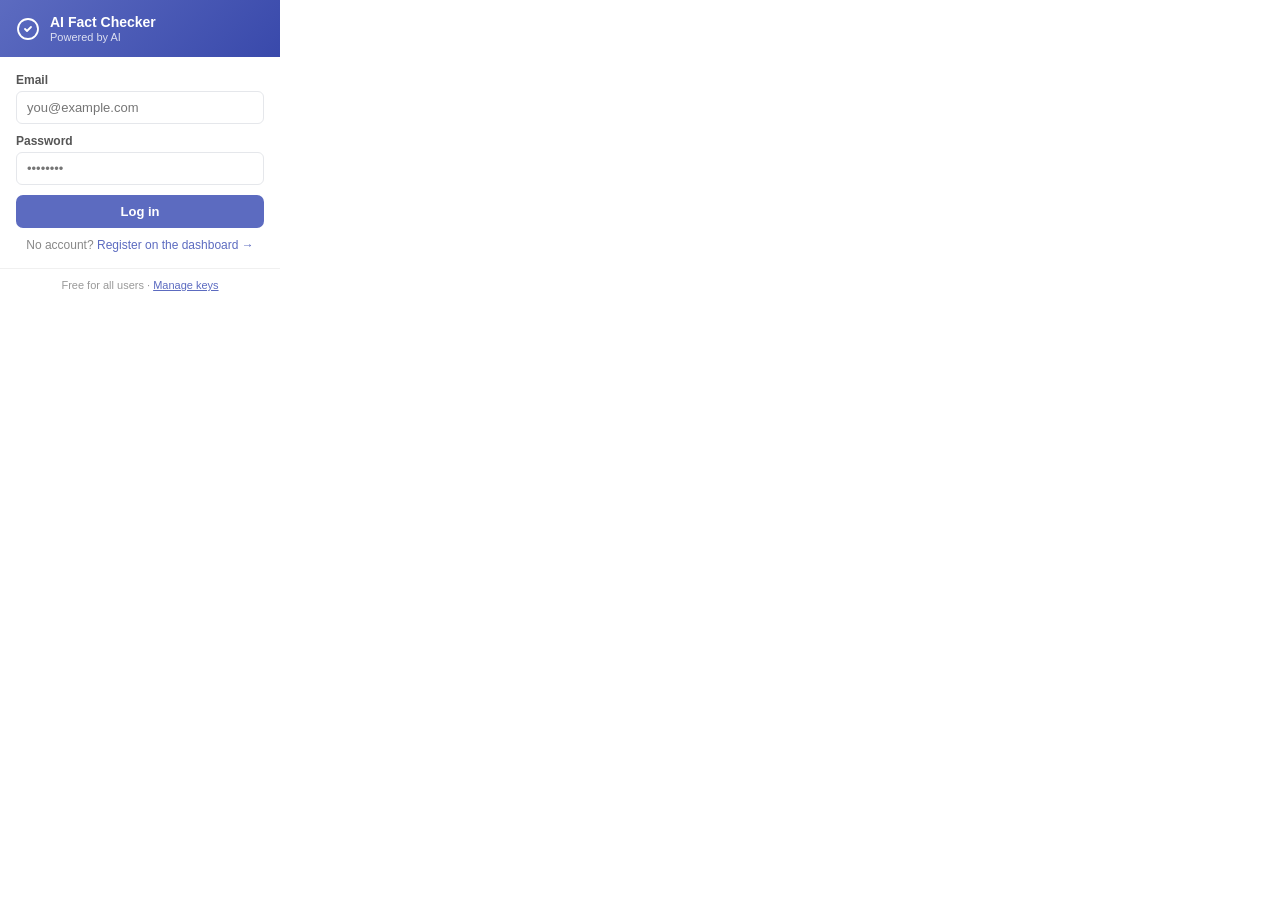
<file: popup.html>
<!DOCTYPE html>
<html lang="en">
<head>
  <meta charset="UTF-8" />
  <meta name="viewport" content="width=device-width, initial-scale=1.0" />
  <title>AI Fact Checker</title>
  <style>
    *, *::before, *::after { box-sizing: border-box; margin: 0; padding: 0; }
    body { width: 280px; font-family: -apple-system, BlinkMacSystemFont, "Segoe UI", Roboto, sans-serif; font-size: 14px; background: #fff; color: #1a1a2e; }

    .header { display: flex; align-items: center; gap: 10px; padding: 14px 16px; background: linear-gradient(135deg, #5c6bc0, #3949ab); color: white; }
    .header h1 { font-size: 14px; font-weight: 600; }
    .header p  { font-size: 11px; opacity: .8; margin-top: 1px; }

    .body { padding: 16px; }

    /* Logged out */
    #login-view label { display: block; font-size: 12px; font-weight: 600; color: #555; margin-bottom: 4px; }
    #login-view input { width: 100%; padding: 8px 10px; border: 1.5px solid #e5e7eb; border-radius: 6px; font-size: 13px; outline: none; margin-bottom: 10px; transition: border-color .15s; }
    #login-view input:focus { border-color: #5c6bc0; }
    .btn-login { width: 100%; padding: 9px; background: #5c6bc0; color: white; border: none; border-radius: 7px; font-size: 13px; font-weight: 600; cursor: pointer; transition: background .15s; }
    .btn-login:hover { background: #3949ab; }
    .btn-login:disabled { opacity: .5; cursor: not-allowed; }
    .login-error { color: #c62828; font-size: 12px; margin-top: 6px; display: none; }
    .login-error.show { display: block; }
    .register-link { text-align: center; font-size: 12px; color: #888; margin-top: 10px; }
    .register-link a { color: #5c6bc0; text-decoration: none; cursor: pointer; }

    /* Logged in */
    #logged-view { display: none; }
    .status-pill { display: flex; align-items: center; gap: 8px; padding: 10px 12px; border-radius: 8px; background: #e8f5e9; color: #2e7d32; font-size: 13px; margin-bottom: 12px; }
    .status-dot { width: 8px; height: 8px; border-radius: 50%; background: #4caf50; flex-shrink: 0; }
    .user-email { font-size: 12px; color: #555; margin-bottom: 12px; word-break: break-all; }

    .steps { font-size: 13px; color: #444; line-height: 1.6; margin-bottom: 14px; }
    .steps ol { padding-left: 18px; }
    .steps li { margin-bottom: 5px; }

    .btn-row { display: flex; gap: 8px; }
    .btn-dash { flex: 1; padding: 8px; background: #5c6bc0; color: white; border: none; border-radius: 7px; font-size: 12px; font-weight: 600; cursor: pointer; transition: background .15s; }
    .btn-dash:hover { background: #3949ab; }
    .btn-out { padding: 8px 12px; background: #f3f4f6; color: #555; border: none; border-radius: 7px; font-size: 12px; font-weight: 600; cursor: pointer; transition: background .15s; }
    .btn-out:hover { background: #e5e7eb; }

    .footer { padding: 10px 16px; border-top: 1px solid #f0f0f0; font-size: 11px; color: #999; text-align: center; }
  </style>
</head>
<body>
  <div class="header">
    <svg width="24" height="24" viewBox="0 0 24 24" fill="none"><circle cx="12" cy="12" r="10" stroke="white" stroke-width="1.8"/><path d="M9 12l2 2 4-4" stroke="white" stroke-width="1.8" stroke-linecap="round" stroke-linejoin="round"/></svg>
    <div><h1>AI Fact Checker</h1><p>Powered by AI</p></div>
  </div>

  <div class="body">
    <!-- Logged out -->
    <div id="login-view">
      <form id="login-form" style="margin-bottom:0">
        <label for="p-email">Email</label>
        <input type="email" id="p-email" placeholder="you@example.com" autocomplete="email" required />
        <label for="p-pass">Password</label>
        <input type="password" id="p-pass" placeholder="••••••••" autocomplete="current-password" required />
        <button class="btn-login" type="submit" id="p-login-btn">Log in</button>
        <div class="login-error" id="p-error"></div>
      </form>
      <div class="register-link">No account? <a onclick="openDashboard()">Register on the dashboard →</a></div>
    </div>

    <!-- Logged in -->
    <div id="logged-view">
      <div class="status-pill"><div class="status-dot"></div> Ready to fact-check!</div>
      <div class="user-email" id="p-user-email"></div>
      <div class="steps">
        <ol>
          <li><strong>Select</strong> any text on a page</li>
          <li><strong>Right-click</strong> → <strong>"Fact Check with AI"</strong></li>
          <li>Or select a quiz + press <strong>Alt+Shift+F</strong></li>
        </ol>
      </div>
      <div class="btn-row">
        <button class="btn-dash" onclick="openDashboard()">⚙ Dashboard</button>
        <button class="btn-out" onclick="doLogout()">Log out</button>
      </div>
    </div>
  </div>

  <div class="footer">Free for all users · <a href="#" onclick="openDashboard()" style="color:#5c6bc0">Manage keys</a></div>
  <script src="popup.js"></script>
</body>
</html>
</file>
